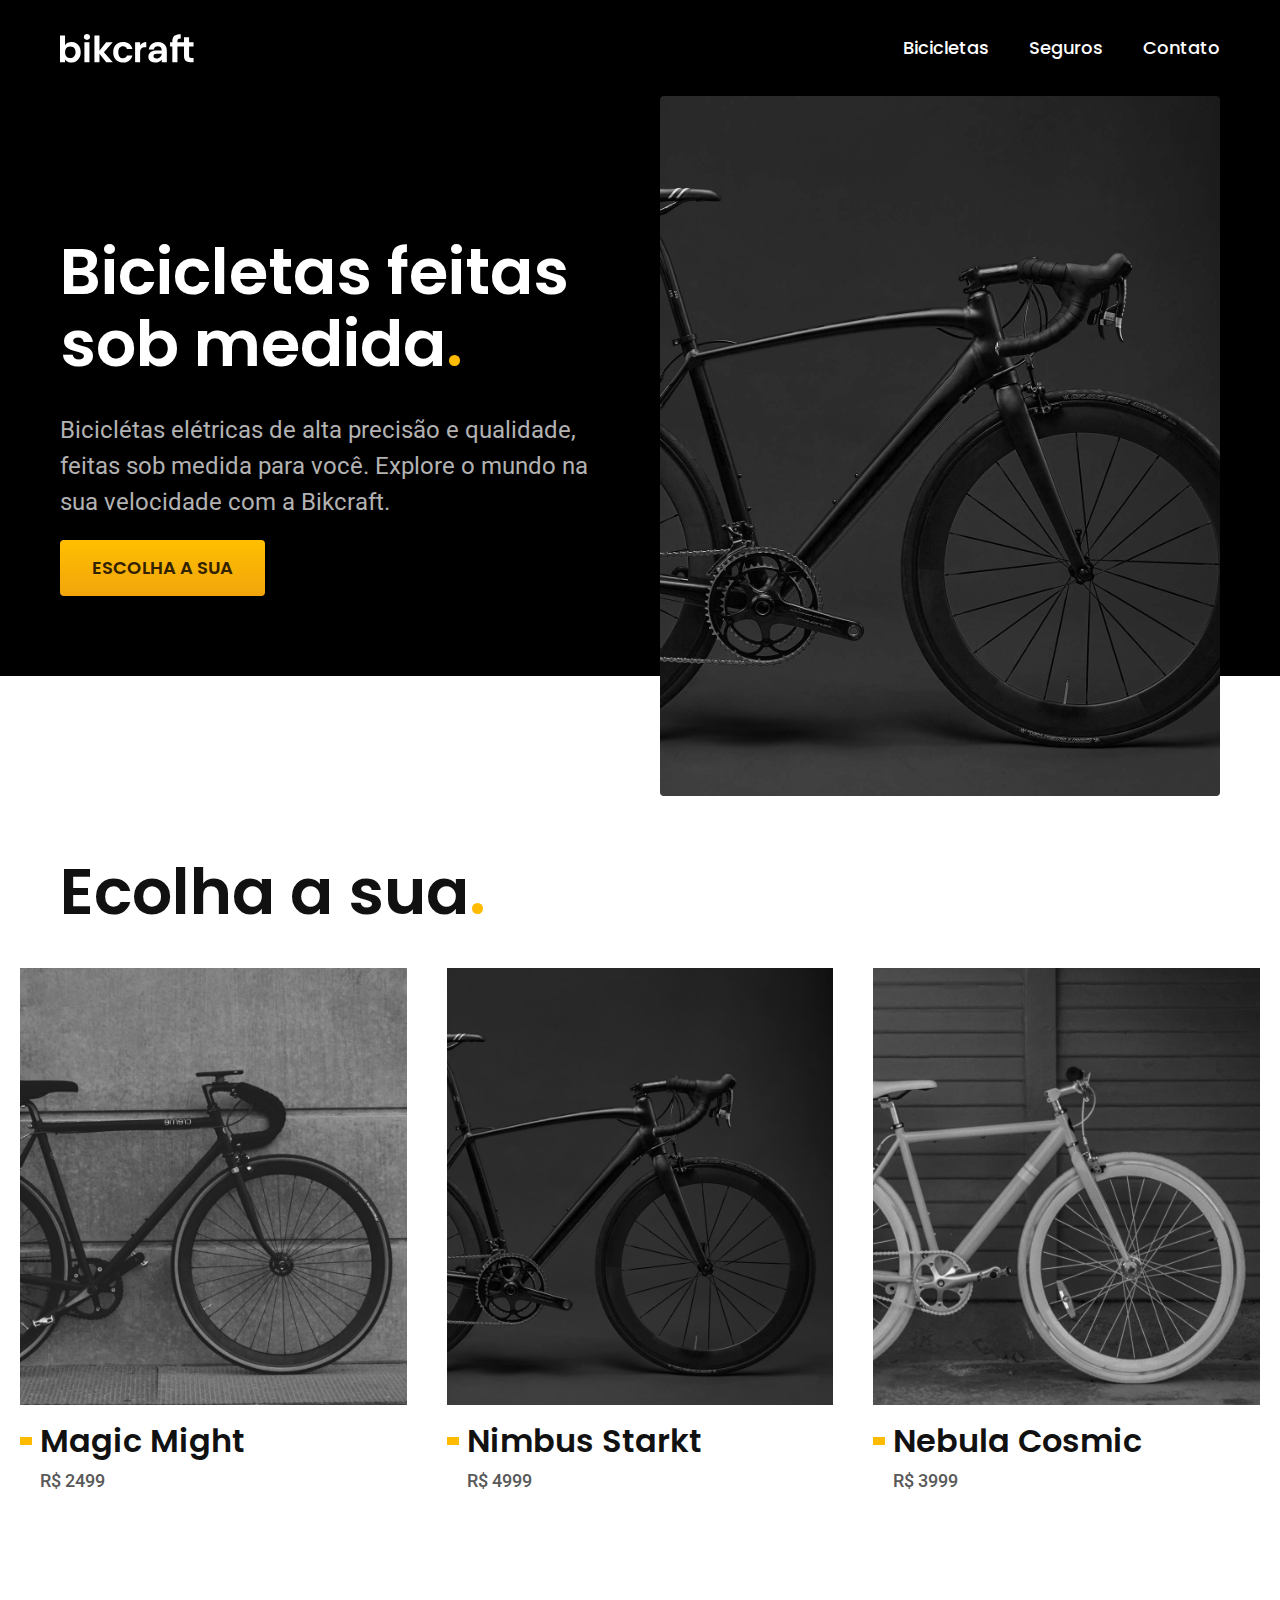
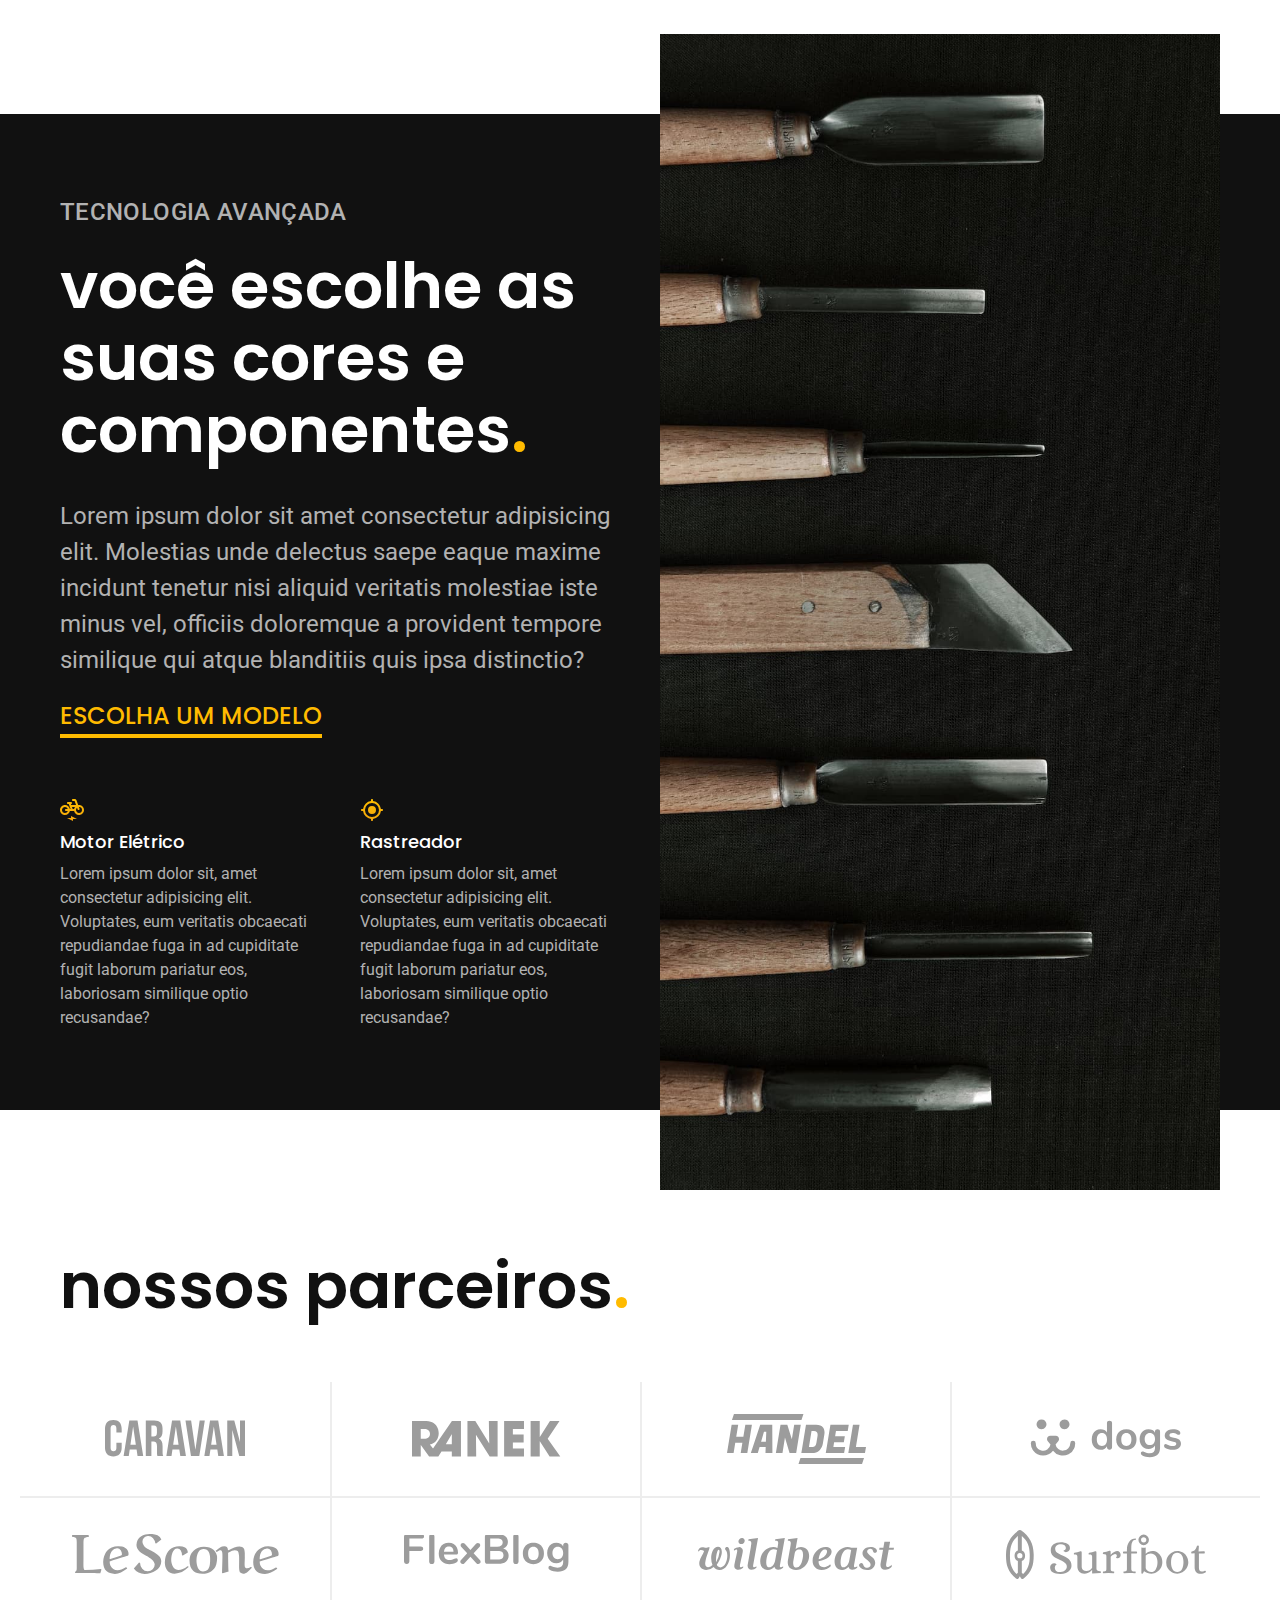
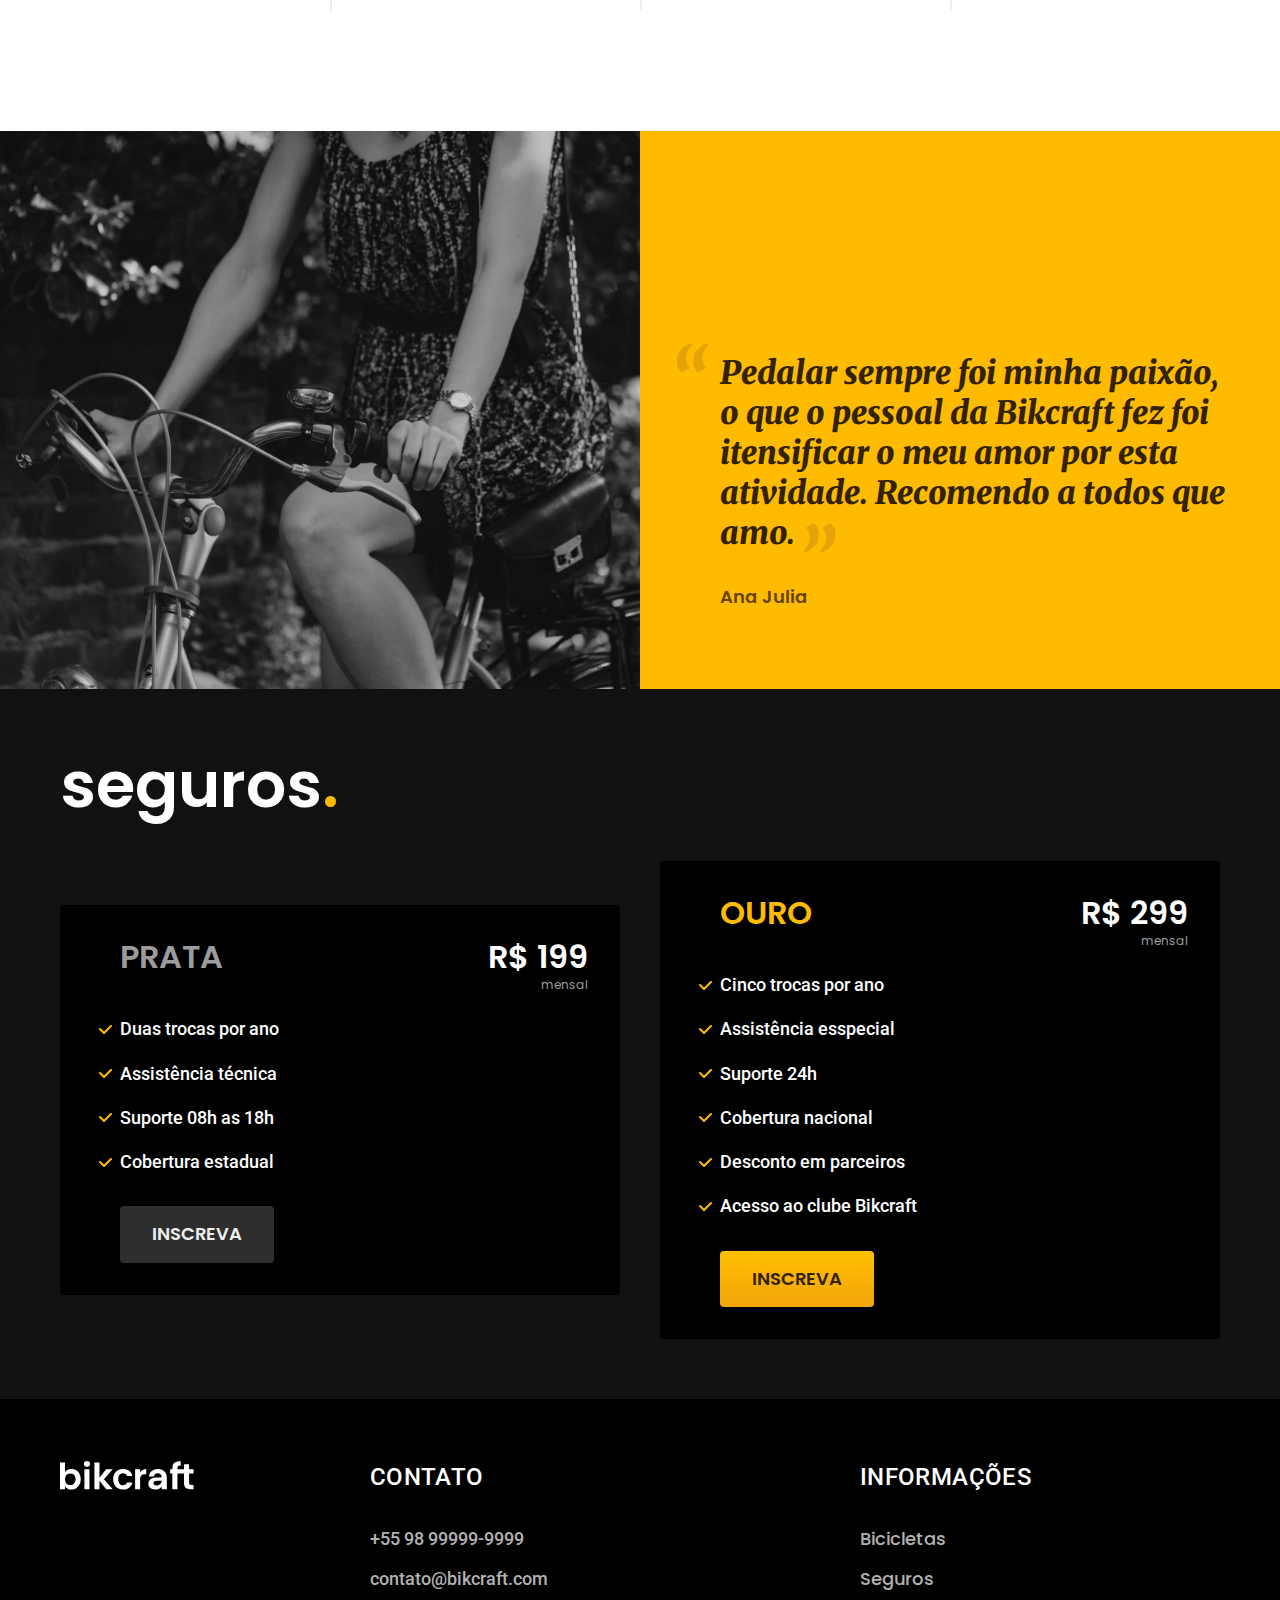
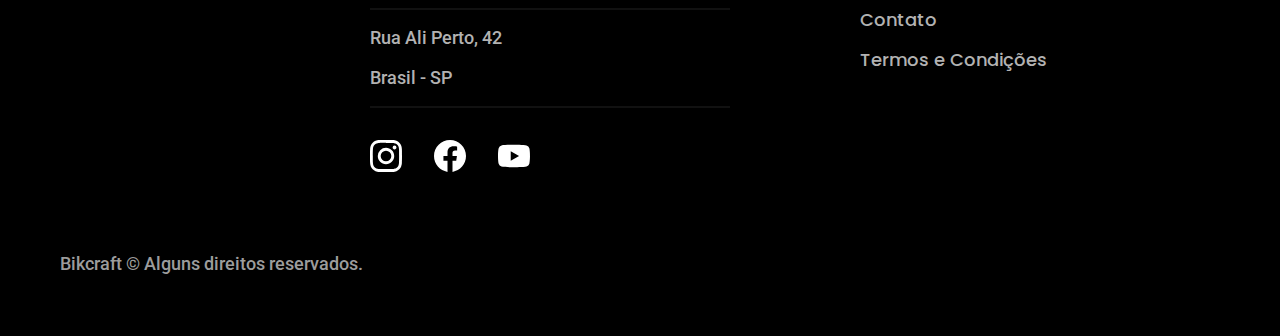
<file: index.html>
<!DOCTYPE html>
<html lang="pt-br">

<head>
    <meta charset="UTF-8">
    <meta name="viewport" content="width=device-width, initial-scale=1.0">
    <meta name="description" content="Bicicleta eletricas">
    <title>Bikcraft</title>
    <!-- CSS -->
    <link rel="stylesheet" href="./css/style.css">
    <!-- Fontes -->
    <link rel="preconnect" href="https://fonts.googleapis.com">
    <link rel="preconnect" href="https://fonts.gstatic.com" crossorigin>
    <link href="https://fonts.googleapis.com/css2?family=Merriweather:ital,wght@0,400;1,900&family=Poppins:wght@400;600&family=Roboto:wght@400;500&display=swap" rel="stylesheet">
</head>

<body>
    <header class="header-bg">
        <div class="header container">
            <a href="./">
                <img src="./img/bikcraft.svg" alt="Bikcraft">
            </a>

            <nav aria-label="primaria">
                <ul class="header-menu font-1-m cor-0">
                    <li><a href="./bicicletas.html">Bicicletas</a></li>
                    <li><a href="./seguros.html">Seguros</a></li>
                    <li><a href="./contato.html">Contato</a></li>
                </ul>
            </nav>
        </div>
    </header>

    <main class="introducao-bg">
        <div class="introducao container">
            <div class="introducao-conteudo">
                <h1 class="font-1-xxl cor-0">Bicicletas feitas sob medida<span class="cor-p1">.</span></h1>
                <p class="font-2-l cor-5">Biciclétas elétricas de alta precisão e qualidade, feitas sob medida para você. Explore o mundo na sua velocidade com a Bikcraft.</p>
                <a class="botao" href="./bicicletas.html">Escolha a sua</a>
            </div>
            <div class="introducao-img">
                <img src="./img/fotos/introducao.jpg" alt="Bicicleta elétrica Preta">
            </div>
        </div>
    </main>

    <article class="bicicletas-lista">
        <h2 class="container font-1-xxl">Ecolha a sua<span class="cor-p1">.</span></h1>
            <ul>
                <li>
                    <a href="./bicicletas/magic.html">
                        <img src="./img/bicicletas/magic-home.jpg" alt="Bicicleta preta">
                        <h3 class="font-1-xl">Magic Might</h3>
                        <span class="font-2-m cor-8">R$ 2499</span>
                    </a>
                </li>
                <li>
                    <a href="./bicicletas/nimbus.html">
                        <img src="./img/bicicletas/nimbus-home.jpg" alt="Bicicleta preta">
                        <h3 class="font-1-xl">Nimbus Starkt</h3>
                        <span class="font-2-m cor-8">R$ 4999</span>
                    </a>
                </li>
                <li>
                    <a href="./bicicletas/nebula.html">
                        <img src="./img/bicicletas/nebula-home.jpg" alt="Bicicleta preta">
                        <h3 class="font-1-xl">Nebula Cosmic</h3>
                        <span class="font-2-m cor-8">R$ 3999</span>
                    </a>
                </li>
            </ul>
    </article>

    <article class="tecnologia-bg">
        <div class="tecnologia container">
            <div class="tecnologia-conteudo">
                <span class="font-2-l-b cor-5">Tecnologia avançada</span>
                <h2 class="font-1-xxl cor-0">você escolhe as suas cores e componentes<span class="cor-p1">.</span></h2>
                <p class="font-2-l cor-5">Lorem ipsum dolor sit amet consectetur adipisicing elit. Molestias unde delectus saepe eaque maxime incidunt tenetur nisi aliquid veritatis molestiae iste minus vel, officiis doloremque a provident tempore similique qui atque blanditiis quis ipsa distinctio?</p>
                <a class="link" href="./bicicletas.html">Escolha um modelo</a>

                <div class="tecnologia-vantagens">
                    <div>
                        <img src="./img/icones/eletrica.svg" alt="">
                        <h3 class="font-1-m cor-0">Motor Elétrico</h3>
                        <p class="font-2-s cor-5">Lorem ipsum dolor sit, amet consectetur adipisicing elit. Voluptates, eum veritatis obcaecati repudiandae fuga in ad cupiditate fugit laborum pariatur eos, laboriosam similique optio recusandae?</p>
                    </div>
                    <div>
                        <img src="./img/icones/rastreador.svg" alt="">
                        <h3 class="font-1-m cor-0">Rastreador</h3>
                        <p class="font-2-s cor-5">Lorem ipsum dolor sit, amet consectetur adipisicing elit. Voluptates, eum veritatis obcaecati repudiandae fuga in ad cupiditate fugit laborum pariatur eos, laboriosam similique optio recusandae?</p>
                    </div>
                </div>
            </div>

            <div class="tecnologia-img">
                <img src="./img/fotos/tecnologia.jpg" alt="">
            </div>
        </div>
    </article>

    <section class="parceiros" aria-label="Nossos parceiros">
        <h2 class="container font-1-xxl">nossos parceiros<span class="cor-p1">.</span></h2>
        <ul>
            <li><img src="./img/parceiros/caravan.svg" alt="Caravan"></li>
            <li><img src="./img/parceiros/ranek.svg" alt="ranek"></li>
            <li><img src="./img/parceiros/handel.svg" alt="handel"></li>
            <li><img src="./img/parceiros/dogs.svg" alt="dogs"></li>
            <li><img src="./img/parceiros/lescone.svg" alt="lescone"></li>
            <li><img src="./img/parceiros/flexblog.svg" alt="flexblog"></li>
            <li><img src="./img/parceiros/wildbeast.svg" alt="wildbeast"></li>
            <li><img src="./img/parceiros/surfbot.svg" alt="surfbot"></li>
        </ul>
    </section>

    <section class="depoimento" aria-label="Depoimento">
        <div>
            <img src="./img/fotos/depoimento.jpg" alt="Pessoa pedalando em uma bicicleta Bikcraft">
        </div>
        <div class="depoimento-conteudo">
            <blockquote class="font-1-xl cor-p5">
                <p>Pedalar sempre foi minha paixão, o que o pessoal da Bikcraft fez foi itensificar o meu amor por esta atividade. Recomendo a todos que amo.</p>
            </blockquote>
            <span class="font-1-m-b cor-p4">Ana Julia</span>
        </div>
    </section>

    <article class="seguros-bg">
        <div class="seguros container">
            <h2 class="font-1-xxl cor-0">seguros<span class="cor-p1">.</span></h2>
            <div class="seguros-item">
                <h3 class="font-1-xl cor-6">PRATA</h3>
                <span class="font-1-xl cor-0">R$ 199<span class="font-1-xs cor-6">mensal</span></span>
                <ul class="font-2-m cor-0">
                    <li>Duas trocas por ano</li>
                    <li>Assistência técnica</li>
                    <li>Suporte 08h as 18h</li>
                    <li>Cobertura estadual</li>
                </ul>
                <a class="botao secundario" href="./orcamento.html">Inscreva</a>
            </div>

            <div class="seguros-item">
                <h3 class="font-1-xl cor-p1">OURO</h3>
                <span class="font-1-xl cor-0">R$ 299<span class="font-1-xs cor-6">mensal</span></span>
                <ul class="font-2-m cor-0">
                    <li>Cinco trocas por ano</li>
                    <li>Assistência esspecial</li>
                    <li>Suporte 24h</li>
                    <li>Cobertura nacional</li>
                    <li>Desconto em parceiros</li>
                    <li>Acesso ao clube Bikcraft</li>
                </ul>
                <a class="botao" href="./orcamento.html">Inscreva</a>
            </div>
        </div>
    </article>

    <footer class="footer-bg">
        <div class="footer container">
            <img src="./img/bikcraft.svg" alt="Bikcraft">
            <div class="footer-contato">
                <h3 class="font-2-l-b cor-0">Contato</h3>
                <ul class="cor-5 font-2-m">
                    <li><a href="tel:+5598999999999">+55 98 99999-9999</a></li>
                    <li><a href="mailto:contato@bikcraft.com">contato@bikcraft.com</a></li>
                    <li>Rua Ali Perto, 42</li>
                    <li>Brasil - SP</li>
                </ul>

                <div class="footer-redes">
                    <a href="./">
                        <img src="./img/redes/instagram.svg" alt="Instagram">
                    </a>
                    <a href="./">
                        <img src="./img/redes/facebook.svg" alt="facebook">
                    </a>
                    <a href="./">
                        <img src="./img/redes/youtube.svg" alt="youtube">
                    </a>
                </div>
            </div>
            <div class="footer-informacoes">
                <h3 class="font-2-l-b cor-0">Informações</h3>
                <nav>
                    <ul class="font-1-m cor-5">
                        <li><a href="./bicicletas.html">Bicicletas</a></li>
                        <li><a href="./seguros.html">Seguros</a></li>
                        <li><a href="./contato.html">Contato</a></li>
                        <li><a href="./termos">Termos e Condições</a></li>
                    </ul>
                </nav>
            </div>


            <p class="footer-copy font-2-m cor-6">Bikcraft © Alguns direitos reservados.</p>
        </div>
    </footer>

    <script src="./js/script.js"></script>
</body>

</html>
</file>
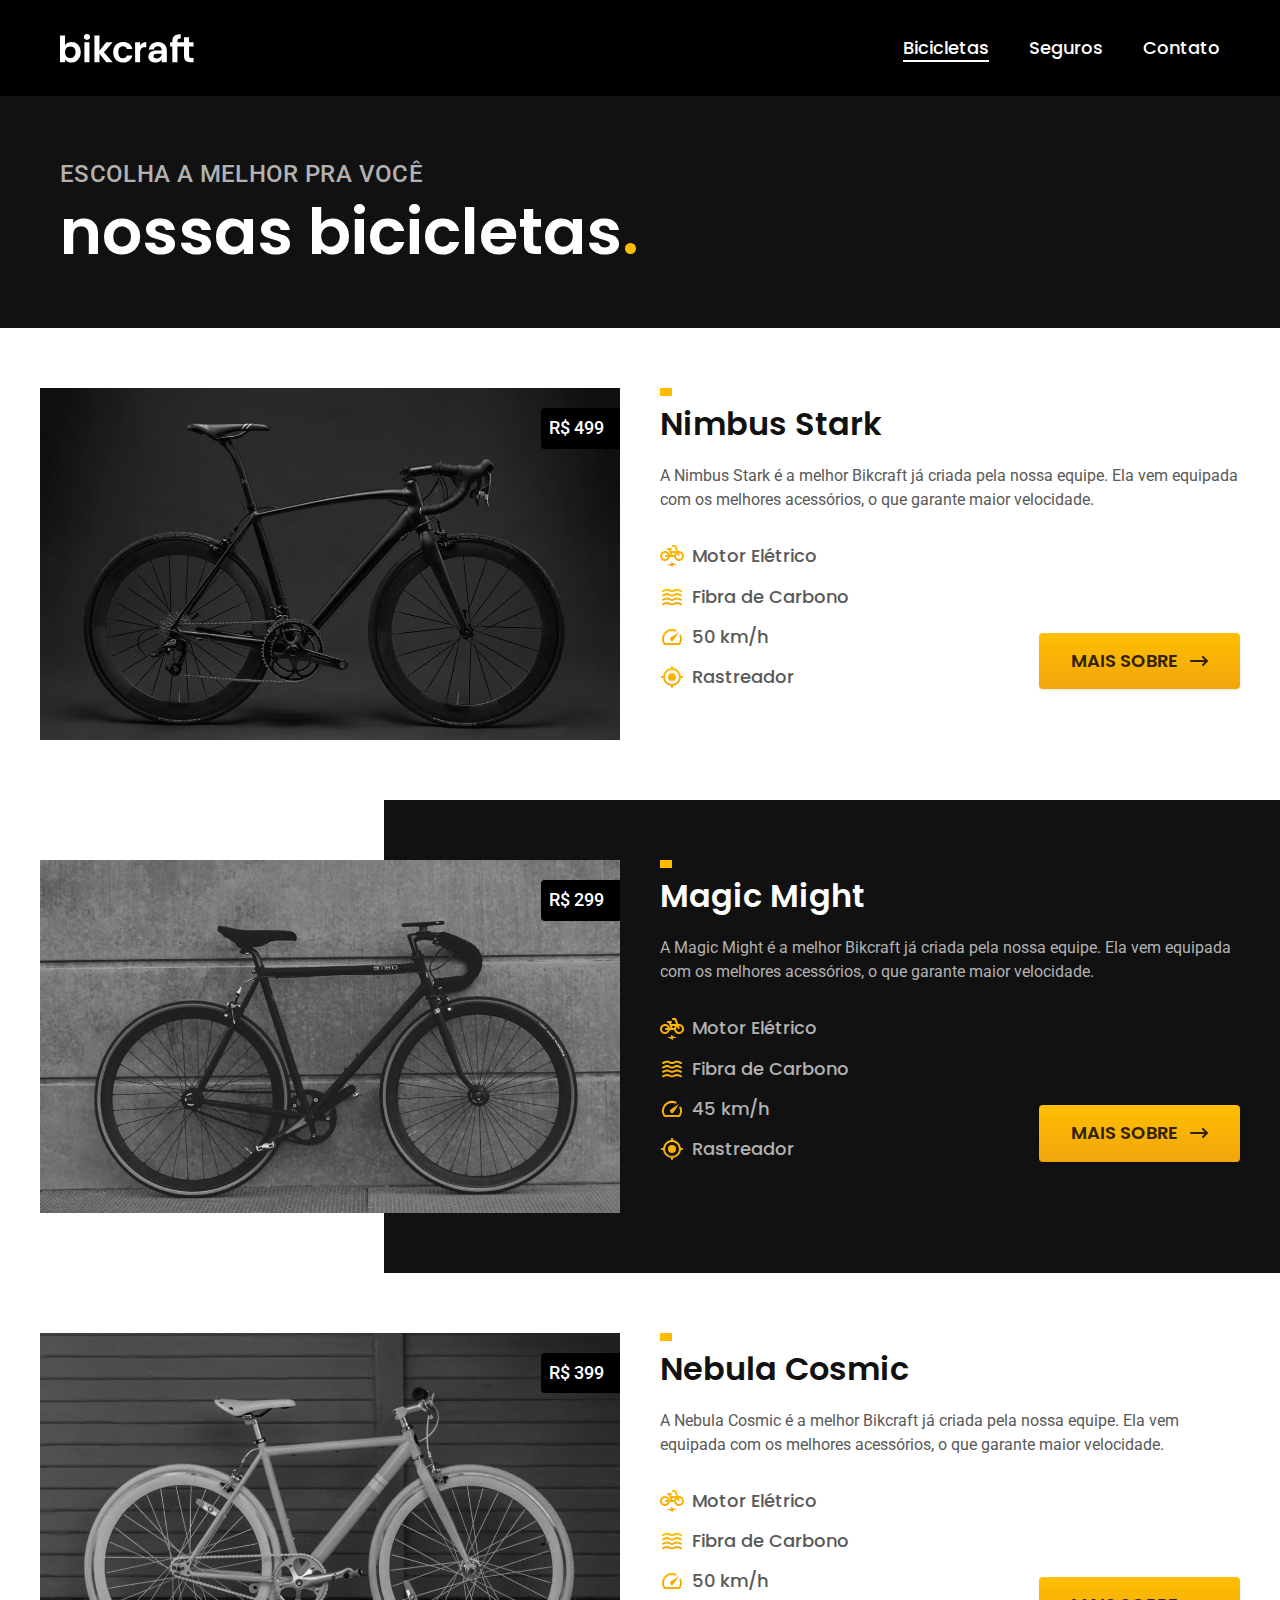
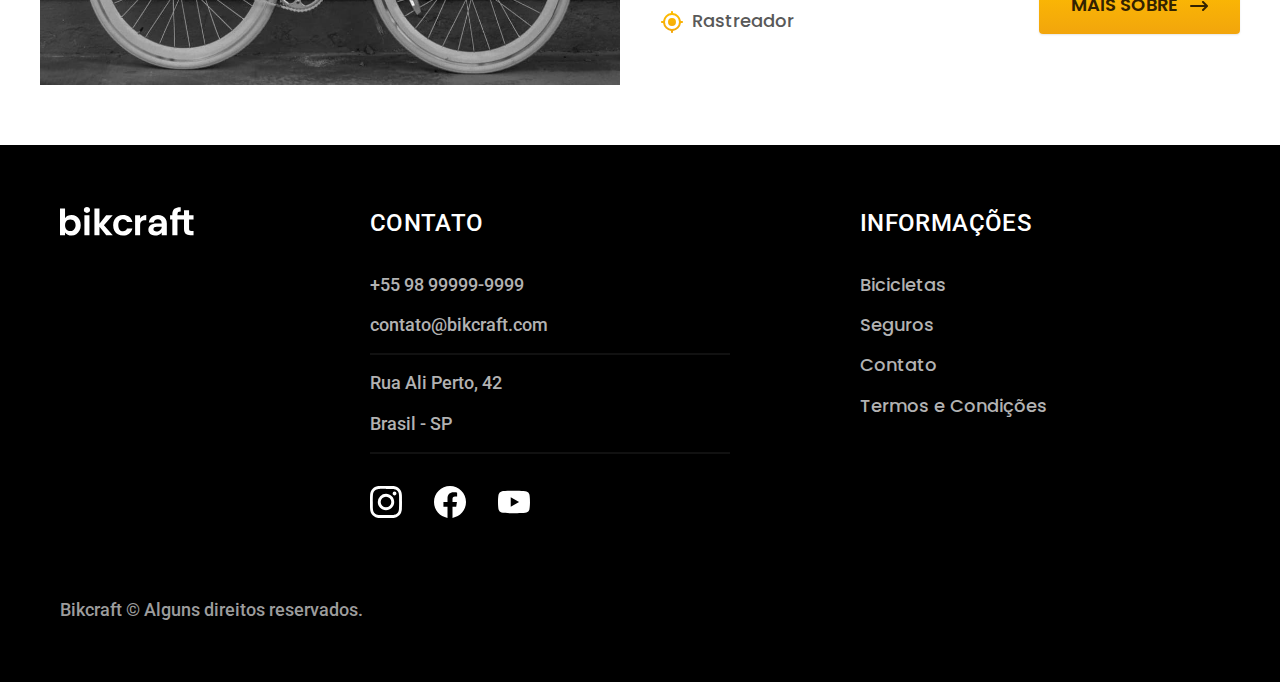
<file: bicicletas.html>
<!DOCTYPE html>
<html lang="pt-br">

<head>
    <meta charset="UTF-8">
    <meta name="viewport" content="width=device-width, initial-scale=1.0">
    <meta name="description" content="Bicicletas">
    <title>Bicicletas</title>
    <!-- CSS -->
    <link rel="stylesheet" href="./css/style.css">
    <!-- Fontes -->
    <link rel="preconnect" href="https://fonts.googleapis.com">
    <link rel="preconnect" href="https://fonts.gstatic.com" crossorigin>
    <link href="https://fonts.googleapis.com/css2?family=Merriweather:ital,wght@0,400;1,900&family=Poppins:wght@400;600&family=Roboto:wght@400;500&display=swap" rel="stylesheet">
</head>

<body id="bicicleta">
    <header class="header-bg">
        <div class="header container">
            <a href="./">
                <img src="./img/bikcraft.svg" alt="Bikcraft">
            </a>

            <nav aria-label="primaria">
                <ul class="header-menu font-1-m cor-0">
                    <li><a href="./bicicletas.html">Bicicletas</a></li>
                    <li><a href="./seguros.html">Seguros</a></li>
                    <li><a href="./contato.html">Contato</a></li>
                </ul>
            </nav>
        </div>
    </header>

    <main>
        <div class="titulo-bg">
            <div class="titulo container">
                <p class="font-2-l-b cor-5">Escolha a melhor pra você</p>
                <h1 class="font-1-xxl cor-0">nossas bicicletas<span class="cor-p1">.</span></h1>
            </div>
        </div>


        <div class="bicicletas container">
            <div class="bicicletas-img">
                <img src="./img/bicicletas/nimbus.jpg" alt="Bicicleta preta">
                <span class="font-2-m cor-0">R$ 499</span>
            </div>
            <div class="bicicletas-conteudo">
                <h2 class="font-1-xl">Nimbus Stark</h2>
                <p class="font-2-s cor-8">A Nimbus Stark é a melhor Bikcraft já criada pela nossa equipe. Ela vem equipada com os melhores acessórios, o que garante maior velocidade.</p>
                <ul class="font-1-m cor-8">
                    <li><img src="./img/icones/eletrica.svg" alt="">Motor Elétrico</li>
                    <li><img src="./img/icones/carbono.svg" alt="">Fibra de Carbono</li>
                    <li><img src="./img/icones/velocidade.svg" alt="">50 km/h</li>
                    <li><img src="./img/icones/rastreador.svg" alt="">Rastreador</li>
                </ul>

                <a class="botao seta" href="./bicicletas/nimbus.html">Mais Sobre</a>
            </div>
        </div>

        <div class="bicicletas-bg">
            <div class="bicicletas container">
                <div class="bicicletas-img">
                    <img src="./img/bicicletas/magic.jpg" alt="Bicicleta preta">
                    <span class="font-2-m cor-0">R$ 299</span>
                </div>
                <div class="bicicletas-conteudo">
                    <h2 class="font-1-xl cor-0">Magic Might</h2>
                    <p class="font-2-s cor-5">A Magic Might é a melhor Bikcraft já criada pela nossa equipe. Ela vem equipada com os melhores acessórios, o que garante maior velocidade.</p>
                    <ul class="font-1-m cor-5">
                        <li><img src="./img/icones/eletrica.svg" alt="">Motor Elétrico</li>
                        <li><img src="./img/icones/carbono.svg" alt="">Fibra de Carbono</li>
                        <li><img src="./img/icones/velocidade.svg" alt="">45 km/h</li>
                        <li><img src="./img/icones/rastreador.svg" alt="">Rastreador</li>
                    </ul>

                    <a class="botao seta" href="./bicicletas/magic.html">Mais Sobre</a>
                </div>
            </div>
        </div>

        <div class="bicicletas container">
            <div class="bicicletas-img">
                <img src="./img/bicicletas/nebula.jpg" alt="Bicicleta preta">
                <span class="font-2-m cor-0">R$ 399</span>
            </div>
            <div class="bicicletas-conteudo">
                <h2 class="font-1-xl">Nebula Cosmic</h2>
                <p class="font-2-s cor-8">A Nebula Cosmic é a melhor Bikcraft já criada pela nossa equipe. Ela vem equipada com os melhores acessórios, o que garante maior velocidade.</p>
                <ul class="font-1-m cor-8">
                    <li><img src="./img/icones/eletrica.svg" alt="">Motor Elétrico</li>
                    <li><img src="./img/icones/carbono.svg" alt="">Fibra de Carbono</li>
                    <li><img src="./img/icones/velocidade.svg" alt="">50 km/h</li>
                    <li><img src="./img/icones/rastreador.svg" alt="">Rastreador</li>
                </ul>

                <a class="botao seta" href="./bicicletas/nebula.html">Mais Sobre</a>
            </div>
        </div>

    </main>

    <footer class="footer-bg">
        <div class="footer container">
            <img src="./img/bikcraft.svg" alt="Bikcraft">
            <div class="footer-contato">
                <h3 class="font-2-l-b cor-0">Contato</h3>
                <ul class="cor-5 font-2-m">
                    <li><a href="tel:+5598999999999">+55 98 99999-9999</a></li>
                    <li><a href="mailto:contato@bikcraft.com">contato@bikcraft.com</a></li>
                    <li>Rua Ali Perto, 42</li>
                    <li>Brasil - SP</li>
                </ul>

                <div class="footer-redes">
                    <a href="./">
                        <img src="./img/redes/instagram.svg" alt="Instagram">
                    </a>
                    <a href="./">
                        <img src="./img/redes/facebook.svg" alt="facebook">
                    </a>
                    <a href="./">
                        <img src="./img/redes/youtube.svg" alt="youtube">
                    </a>
                </div>
            </div>
            <div class="footer-informacoes">
                <h3 class="font-2-l-b cor-0">Informações</h3>
                <nav>
                    <ul class="font-1-m cor-5">
                        <li><a href="./bicicletas.html">Bicicletas</a></li>
                        <li><a href="./seguros.html">Seguros</a></li>
                        <li><a href="./contato.html">Contato</a></li>
                        <li><a href="./termos">Termos e Condições</a></li>
                    </ul>
                </nav>
            </div>


            <p class="footer-copy font-2-m cor-6">Bikcraft © Alguns direitos reservados.</p>
        </div>
    </footer>
    <script src="./js/script.js"></script>
</body>

</html>
</file>
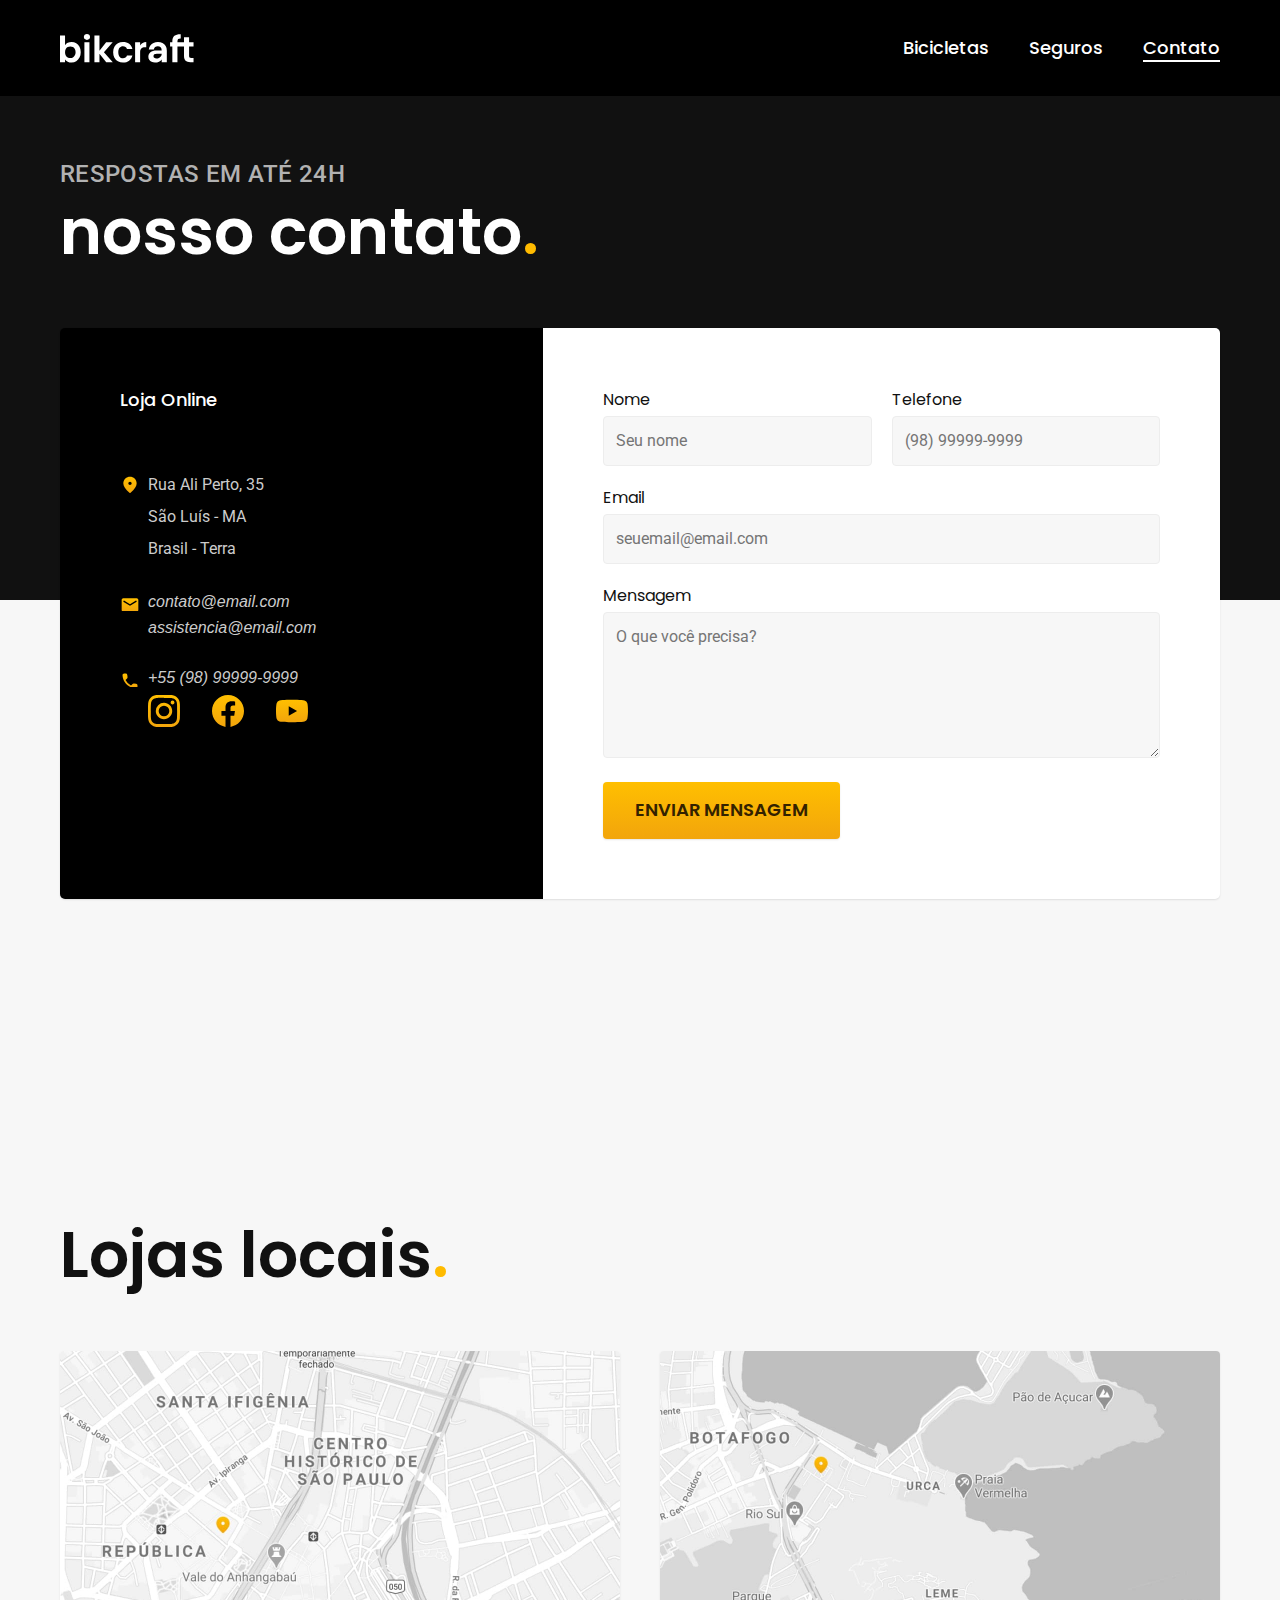
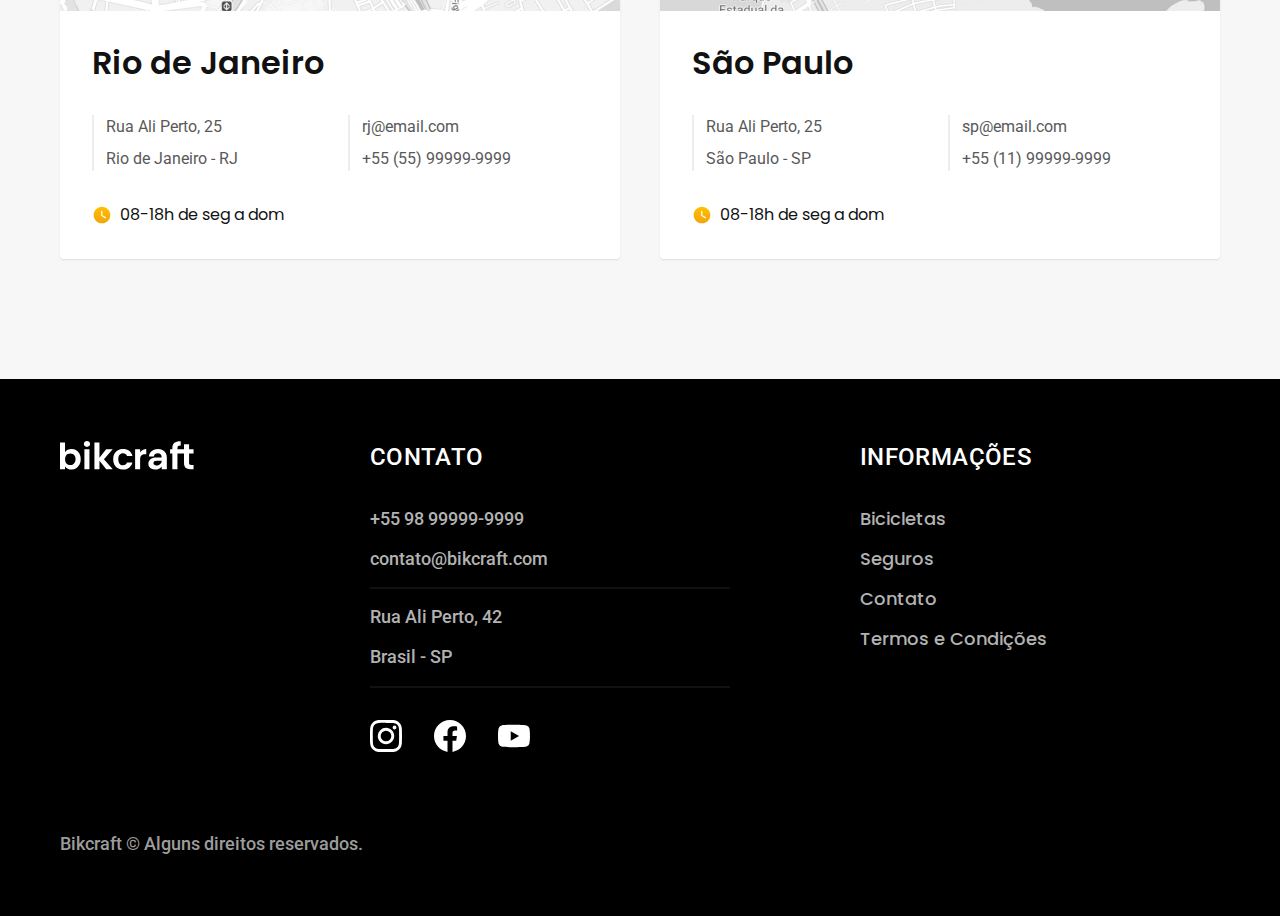
<file: contato.html>
<!DOCTYPE html>
<html lang="pt-br">

<head>
    <meta charset="UTF-8">
    <meta name="viewport" content="width=device-width, initial-scale=1.0">
    <meta name="description" content="Contato">
    <title>Contatos - Bikcraft</title>
    <!-- CSS -->
    <link rel="stylesheet" href="./css/style.css">
    <!-- Fontes -->
    <link rel="preconnect" href="https://fonts.googleapis.com">
    <link rel="preconnect" href="https://fonts.gstatic.com" crossorigin>
    <link href="https://fonts.googleapis.com/css2?family=Merriweather:ital,wght@0,400;1,900&family=Poppins:wght@400;600&family=Roboto:wght@400;500&display=swap" rel="stylesheet">
</head>

<body id="contato">
    <header class="header-bg">
        <div class="header container">
            <a href="./">
                <img src="./img/bikcraft.svg" alt="Bikcraft">
            </a>

            <nav aria-label="primaria">
                <ul class="header-menu font-1-m cor-0">
                    <li><a href="./bicicletas.html">Bicicletas</a></li>
                    <li><a href="./seguros.html">Seguros</a></li>
                    <li><a href="./contato.html">Contato</a></li>
                </ul>
            </nav>
        </div>
    </header>

    <main>
        <div class="titulo-bg">
            <div class="titulo container">
                <p class="font-2-l-b cor-5">Respostas em até 24h</p>
                <h1 class="font-1-xxl cor-0">nosso contato<span class="cor-p1">.</span></h1>
            </div>
        </div>

        <div class="contato container">
            <section class="contato-dados" aria-label="Endereço">
                <h2 class="font-1-m cor-0">Loja Online</h2>
                <div class="contato-endereco font-2-s cor-4">
                    <p>Rua Ali Perto, 35</p>
                    <p>São Luís - MA</p>
                    <p>Brasil - Terra</p>
                </div>

                <address class="contato-meios cor-4">
                    <a href="mailto:contato@email.com">contato@email.com</a>
                    <a href="mailto:assistencia@email.com">assistencia@email.com</a>
                    <a href="tel:+5598999999999">+55 (98) 99999-9999</a>
                </address>

                <div class="contato-redes">
                    <a href="./">
                        <img src="./img/redes/instagram-p.svg" alt="Instagram">
                    </a>
                    <a href="./">
                        <img src="./img/redes/facebook-p.svg" alt="facebook">
                    </a>
                    <a href="./">
                        <img src="./img/redes/youtube-p.svg" alt="youtube">
                    </a>
                </div>
            </section>

            <section class="contato-formulario" aria-label="Formulário">
                <form class="form" action="./contato.html">
                    <div>
                        <label for="nome">Nome</label>
                        <input type="text" name="nome" id="nome" placeholder="Seu nome">
                    </div>
                    <div>
                        <label for="telefone">Telefone</label>
                        <input type="text" name="telefone" id="telefone" placeholder="(98) 99999-9999">
                    </div>
                    <div class="col-2">
                        <label for="email">Email</label>
                        <input type="email" name="email" id="email" placeholder="seuemail@email.com">
                    </div>
                    <div class="col-2">
                        <label for="mensagem">Mensagem</label>
                        <textarea rows="5" name="mensagem" id="mensagem" placeholder="O que você precisa?"></textarea>
                    </div>
                    <button class="botao col-2">Enviar Mensagem</button>
                </form>
            </section>
        </div>

    </main>

    <article class=" lojas container">
        <h2 class="font-1-xxl">Lojas locais<span class="cor-p1">.</span></h2>
        <div class="lojas-item">
            <img src="./img/lojas/sp.jpg" alt="Mapa marcandando endereço em Rua Ali Perto, 25 - Rio de Janeiro">
            <div class="lojas-conteudo">
                <h3 class="font-1-xl">Rio de Janeiro</h3>
                <div class="lojas-dados font-2-s cor-8">
                    <p>Rua Ali Perto, 25</p>
                    <p>Rio de Janeiro - RJ</p>
                </div>
                <div class="lojas-dados font-2-s cor-8">
                    <a href="mailto:rj@email.com">rj@email.com</a>
                    <a href="tel:+5598999999999">+55 (55) 99999-9999</a>
                </div>
                <p class="lojas-tempo font-1-s"><img src="./img//icones/horario.svg" alt="">08-18h de seg a dom</p>
            </div>
        </div>

        <div class="lojas-item">
            <img src="./img/lojas/rj.jpg" alt="Mapa marcandando endereço em Rua Ali Perto, 25 - São Paulo">
            <div class="lojas-conteudo">
                <h3 class="font-1-xl">São Paulo</h3>
                <div class="lojas-dados font-2-s cor-8">
                    <p>Rua Ali Perto, 25</p>
                    <p>São Paulo - SP</p>
                </div>
                <div class="lojas-dados font-2-s cor-8">
                    <a href="mailto:sp@email.com">sp@email.com</a>
                    <a href="tel:+5511999999999">+55 (11) 99999-9999</a>
                </div>
                <p class="lojas-tempo font-1-s"><img src="./img//icones/horario.svg" alt="">08-18h de seg a dom</p>
            </div>
        </div>
    </article>

    <footer class="footer-bg">
        <div class="footer container">
            <img src="./img/bikcraft.svg" alt="Bikcraft">
            <div class="footer-contato">
                <h3 class="font-2-l-b cor-0">Contato</h3>
                <ul class="cor-5 font-2-m">
                    <li><a href="tel:+5598999999999">+55 98 99999-9999</a></li>
                    <li><a href="mailto:contato@bikcraft.com">contato@bikcraft.com</a></li>
                    <li>Rua Ali Perto, 42</li>
                    <li>Brasil - SP</li>
                </ul>

                <div class="footer-redes">
                    <a href="./">
                        <img src="./img/redes/instagram.svg" alt="Instagram">
                    </a>
                    <a href="./">
                        <img src="./img/redes/facebook.svg" alt="facebook">
                    </a>
                    <a href="./">
                        <img src="./img/redes/youtube.svg" alt="youtube">
                    </a>
                </div>
            </div>
            <div class="footer-informacoes">
                <h3 class="font-2-l-b cor-0">Informações</h3>
                <nav>
                    <ul class="font-1-m cor-5">
                        <li><a href="./bicicletas.html">Bicicletas</a></li>
                        <li><a href="./seguros.html">Seguros</a></li>
                        <li><a href="./contato.html">Contato</a></li>
                        <li><a href="./termos">Termos e Condições</a></li>
                    </ul>
                </nav>
            </div>


            <p class="footer-copy font-2-m cor-6">Bikcraft © Alguns direitos reservados.</p>
        </div>
    </footer>
    <script src="./js/script.js"></script>
</body>

</html>
</file>
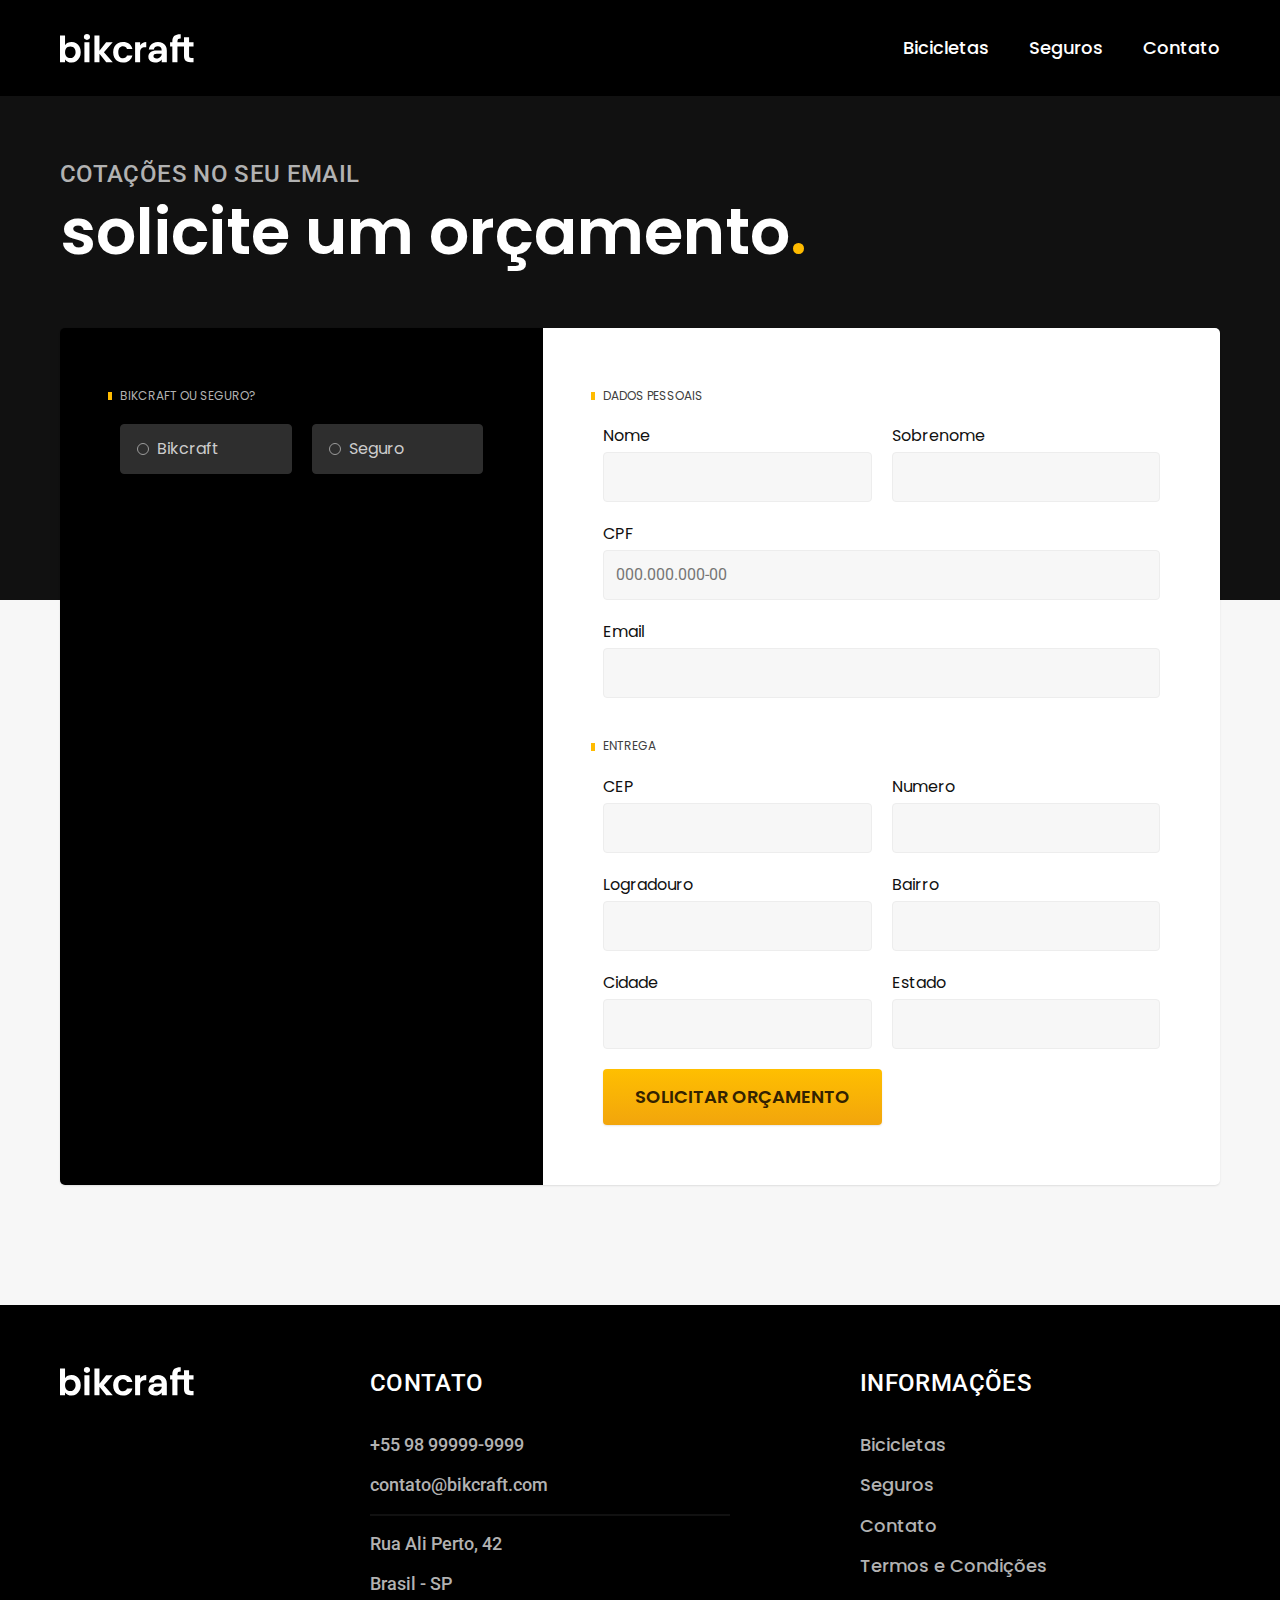
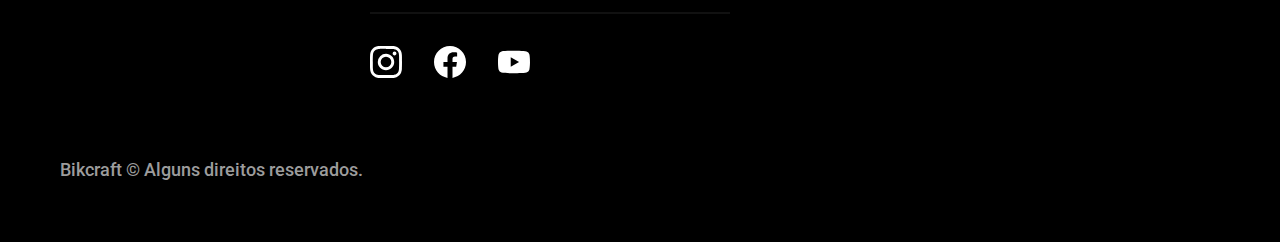
<file: orcamento.html>
<!DOCTYPE html>
<html lang="pt-br">

<head>
    <meta charset="UTF-8">
    <meta name="viewport" content="width=device-width, initial-scale=1.0">
    <meta name="description" content="Orçamento">
    <title>Orçamento - Bikcraft</title>
    <!-- CSS -->
    <link rel="stylesheet" href="./css/style.css">
    <!-- Fontes -->
    <link rel="preconnect" href="https://fonts.googleapis.com">
    <link rel="preconnect" href="https://fonts.gstatic.com" crossorigin>
    <link href="https://fonts.googleapis.com/css2?family=Merriweather:ital,wght@0,400;1,900&family=Poppins:wght@400;600&family=Roboto:wght@400;500&display=swap" rel="stylesheet">
</head>

<body id="orcamento">
    <header class="header-bg">
        <div class="header container">
            <a href="./">
                <img src="./img/bikcraft.svg" alt="Bikcraft">
            </a>

            <nav aria-label="primaria">
                <ul class="header-menu font-1-m cor-0">
                    <li><a href="./bicicletas.html">Bicicletas</a></li>
                    <li><a href="./seguros.html">Seguros</a></li>
                    <li><a href="./contato.html">Contato</a></li>
                </ul>
            </nav>
        </div>
    </header>

    <main>
        <div class="titulo-bg">
            <div class="titulo container">
                <p class="font-2-l-b cor-5">Cotações no seu email</p>
                <h1 class="font-1-xxl cor-0">solicite um orçamento<span class="cor-p1">.</span></h1>
            </div>
        </div>

        <form class="orcamento container" action="./">
            <div class="orcamento-produto">
                <h2 class="font-1-xs cor-5">Bikcraft ou Seguro?</h2>

                <input type="radio" name="tipo" value="bikcraft" id="bikcraft">
                <label for="bikcraft">Bikcraft</label>

                <input type="radio" name="tipo" value="seguro" id="seguro">
                <label for="seguro">Seguro</label>

                <div class="orcamento-conteudo" id="orcamento-bikcraft">
                    <h2 class="font-1-xs cor-5">Escolha a sua</h2>

                    <input type="radio" name="produto" value="nimbus" id="nimbus">
                    <label for="nimbus">Nimbus Stark <span>R$ 4999</span></label>
                    <div class="orcamento-detalhes">
                        <ul class="font-1-xs cor-8">
                            <li><img src="./img/icones/eletrica.svg" alt="">Motor Elétrico</li>
                            <li><img src="./img/icones/carbono.svg" alt="">Fibra de Carbono</li>
                            <li><img src="./img/icones/velocidade.svg" alt="">50 km/h</li>
                            <li><img src="./img/icones/rastreador.svg" alt="">Rastreador</li>
                        </ul>
                        <img src="./img/bicicletas/nimbus.jpg" alt="Bicicleta preta">
                    </div>

                    <input type="radio" name="produto" value="magic" id="magic">
                    <label for="magic">Magic Might <span>R$ 2499</span></label>
                    <div class="orcamento-detalhes">
                        <ul class="font-1-xs cor-8">
                            <li><img src="./img/icones/eletrica.svg" alt="">Motor Elétrico</li>
                            <li><img src="./img/icones/carbono.svg" alt="">Fibra de Carbono</li>
                            <li><img src="./img/icones/velocidade.svg" alt="">45 km/h</li>
                            <li><img src="./img/icones/rastreador.svg" alt="">Rastreador</li>
                        </ul>
                        <img src="./img/bicicletas/magic.jpg" alt="Bicicleta preta">
                    </div>

                    <input type="radio" name="produto" value="nebula" id="nebula">
                    <label for="nebula">Nebula Comic <span>R$ 3999</span></label>
                    <div class="orcamento-detalhes">
                        <ul class="font-1-xs cor-8">
                            <li><img src="./img/icones/eletrica.svg" alt="">Motor Elétrico</li>
                            <li><img src="./img/icones/carbono.svg" alt="">Fibra de Carbono</li>
                            <li><img src="./img/icones/velocidade.svg" alt="">40 km/h</li>
                            <li><img src="./img/icones/rastreador.svg" alt="">Rastreador</li>
                        </ul>
                        <img src="./img/bicicletas/nebula.jpg" alt="Bicicleta branca">
                    </div>
                </div>

                <div class="orcamento-conteudo" id="orcamento-seguro">
                    <h2 class="font-1-xs cor-5">Escolha o plano</h2>

                    <input type="radio" name="produto" value="prata" id="prata">
                    <label for="prata">Prata <span>R$ 199</span></label>

                    <input type="radio" name="produto" value="ouro" id="ouro">
                    <label for="ouro">Ouro <span>R$ 299</span></label>
                </div>
            </div>

            <div class="orcamento-dados form">
                <h2 class="font-1-xs cor-9 col-2">dados pessoais</h2>
                <div>
                    <label for="nome">Nome</label>
                    <input type="text" name="nome" id="nome">
                </div>
                <div>
                    <label for="sobrenome">Sobrenome</label>
                    <input type="text" name="sobrenome" id="sobrenome">
                </div>
                <div class="col-2">
                    <label for="cpf">CPF</label>
                    <input type="text" name="cpf" id="cpf" placeholder="000.000.000-00">
                </div>
                <div class="col-2">
                    <label for="email">Email</label>
                    <input type="email" name="email" id="email">
                </div>

                <h2 class="font-1-xs cor-9 col-2">entrega</h2>

                <div>
                    <label for="cep">CEP</label>
                    <input type="text" name="cep" id="cep">
                </div>
                <div>
                    <label for="numero">Numero</label>
                    <input type="text" name="numero" id="numero">
                </div>
                <div>
                    <label for="logradouro">Logradouro</label>
                    <input type="text" name="logradouro" id="logradouro">
                </div>
                <div>
                    <label for="bairro">Bairro</label>
                    <input type="text" name="bairro" id="bairro">
                </div>
                <div>
                    <label for="cidade">Cidade</label>
                    <input type="text" name="cidade" id="cidade">
                </div>
                <div>
                    <label for="estado">Estado</label>
                    <input type="text" name="estado" id="estado">
                </div>

                <button class="botao col-2">Solicitar Orçamento</button>
            </div>
        </form>
    </main>

    <footer class="footer-bg">
        <div class="footer container">
            <img src="./img/bikcraft.svg" alt="Bikcraft">
            <div class="footer-contato">
                <h3 class="font-2-l-b cor-0">Contato</h3>
                <ul class="cor-5 font-2-m">
                    <li><a href="tel:+5598999999999">+55 98 99999-9999</a></li>
                    <li><a href="mailto:contato@bikcraft.com">contato@bikcraft.com</a></li>
                    <li>Rua Ali Perto, 42</li>
                    <li>Brasil - SP</li>
                </ul>

                <div class="footer-redes">
                    <a href="./">
                        <img src="./img/redes/instagram.svg" alt="Instagram">
                    </a>
                    <a href="./">
                        <img src="./img/redes/facebook.svg" alt="facebook">
                    </a>
                    <a href="./">
                        <img src="./img/redes/youtube.svg" alt="youtube">
                    </a>
                </div>
            </div>
            <div class="footer-informacoes">
                <h3 class="font-2-l-b cor-0">Informações</h3>
                <nav>
                    <ul class="font-1-m cor-5">
                        <li><a href="./bicicletas.html">Bicicletas</a></li>
                        <li><a href="./seguros.html">Seguros</a></li>
                        <li><a href="./contato.html">Contato</a></li>
                        <li><a href="./termos">Termos e Condições</a></li>
                    </ul>
                </nav>
            </div>


            <p class="footer-copy font-2-m cor-6">Bikcraft © Alguns direitos reservados.</p>
        </div>
    </footer>
    <script src="./js/script.js"></script>
</body>

</html>
</file>
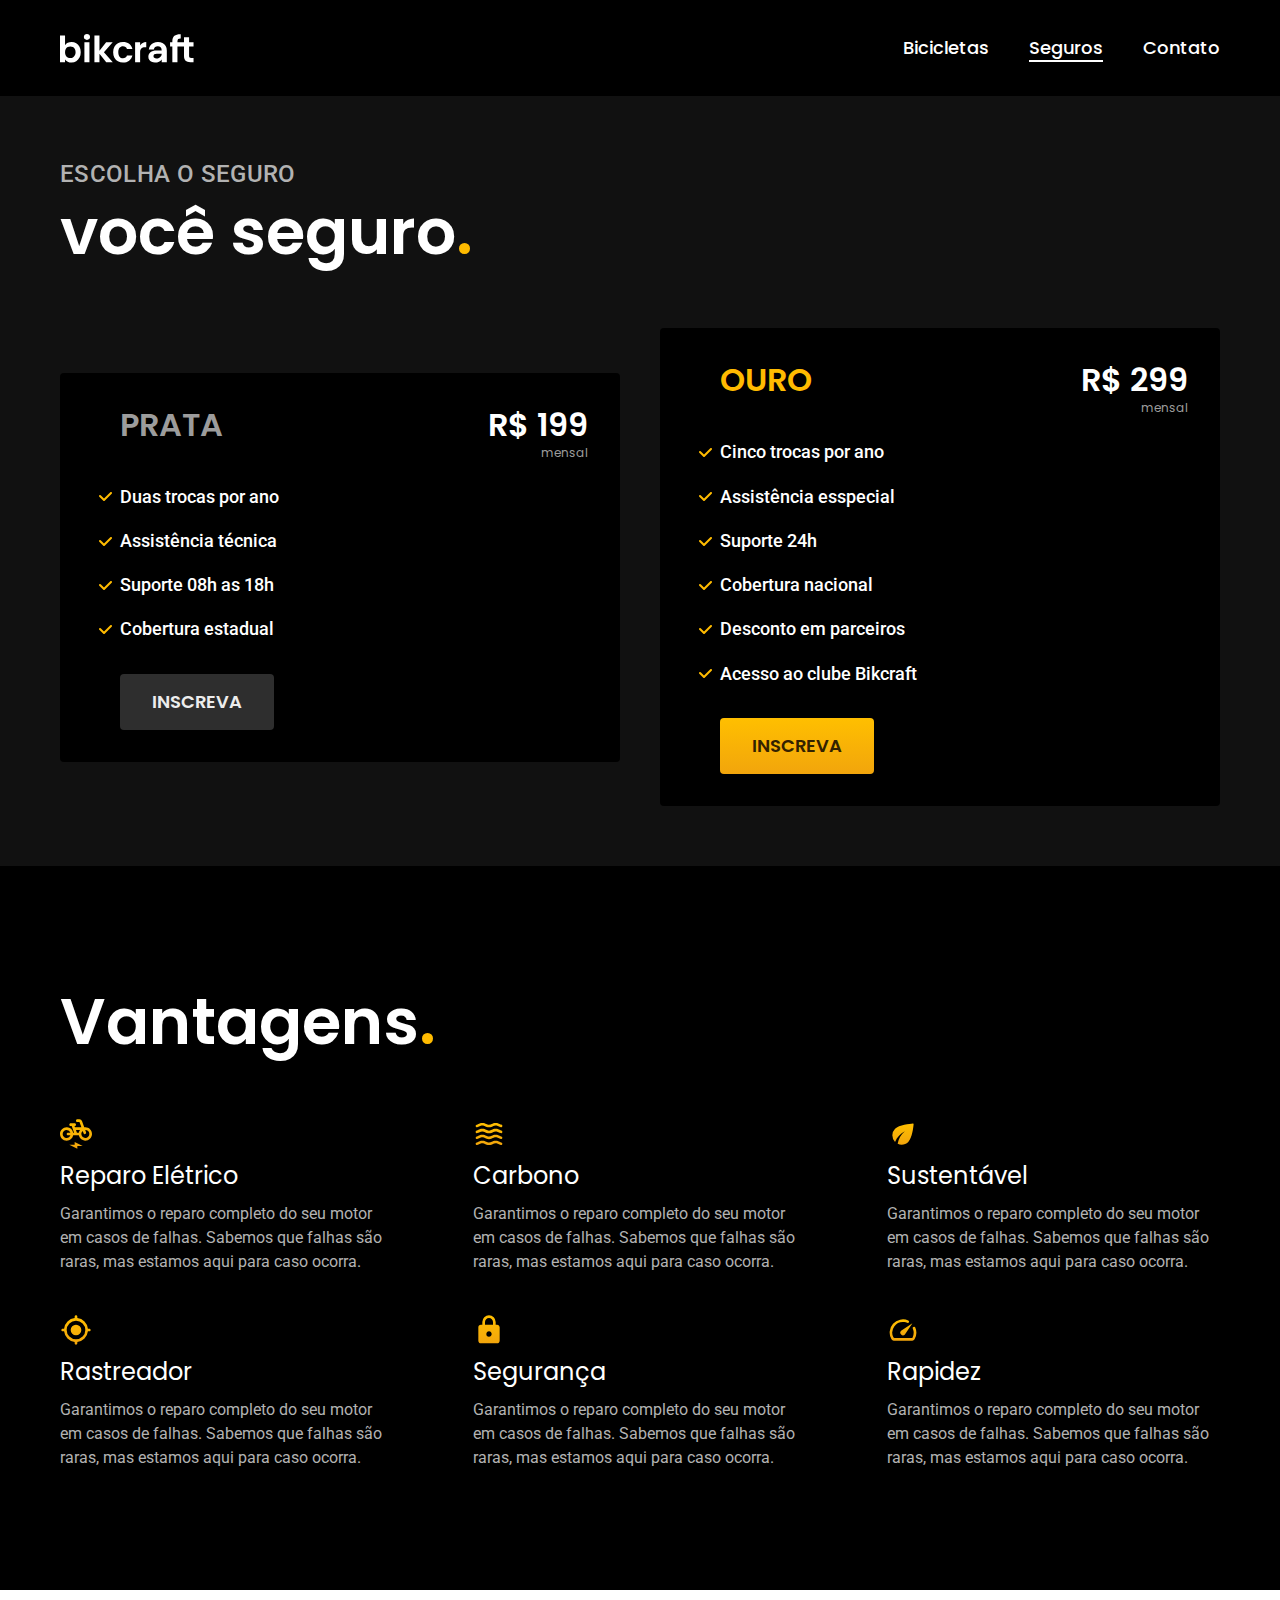
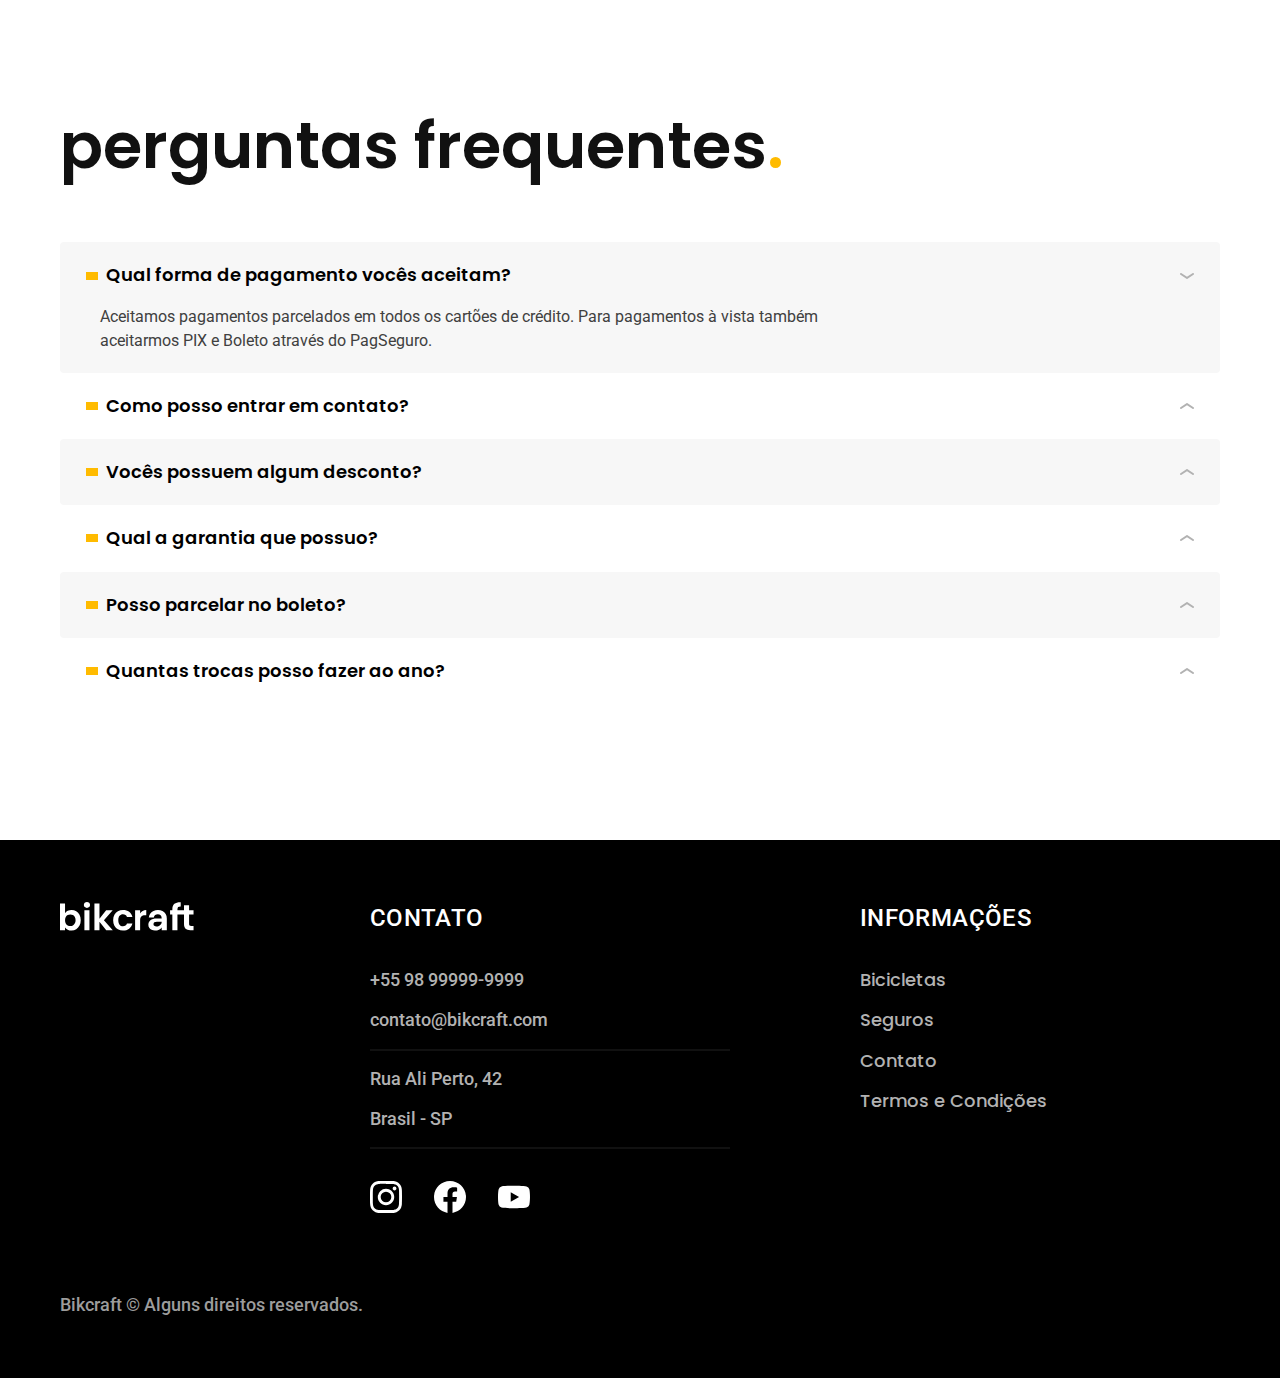
<file: seguros.html>
<!DOCTYPE html>
<html lang="pt-br">

<head>
    <meta charset="UTF-8">
    <meta name="viewport" content="width=device-width, initial-scale=1.0">
    <meta name="description" content="Termos e condições">
    <title>Seguros - Bikcraft</title>
    <!-- CSS -->
    <link rel="stylesheet" href="./css/style.css">
    <!-- Fontes -->
    <link rel="preconnect" href="https://fonts.googleapis.com">
    <link rel="preconnect" href="https://fonts.gstatic.com" crossorigin>
    <link href="https://fonts.googleapis.com/css2?family=Merriweather:ital,wght@0,400;1,900&family=Poppins:wght@400;600&family=Roboto:wght@400;500&display=swap" rel="stylesheet">
</head>

<body id="seguros">
    <header class="header-bg">
        <div class="header container">
            <a href="./">
                <img src="./img/bikcraft.svg" alt="Bikcraft">
            </a>

            <nav aria-label="primaria">
                <ul class="header-menu font-1-m cor-0">
                    <li><a href="./bicicletas.html">Bicicletas</a></li>
                    <li><a href="./seguros.html">Seguros</a></li>
                    <li><a href="./contato.html">Contato</a></li>
                </ul>
            </nav>
        </div>
    </header>

    <main class="seguros-bg">
        <div class="titulo-bg">
            <div class="titulo container">
                <p class="font-2-l-b cor-5">Escolha o seguro</p>
                <h1 class="font-1-xxl cor-0">você seguro<span class="cor-p1">.</span></h1>
            </div>
        </div>


        <div class="seguros container">
            <div class="seguros-item">
                <h3 class="font-1-xl cor-6">PRATA</h3>
                <span class="font-1-xl cor-0">R$ 199<span class="font-1-xs cor-6">mensal</span></span>
                <ul class="font-2-m cor-0">
                    <li>Duas trocas por ano</li>
                    <li>Assistência técnica</li>
                    <li>Suporte 08h as 18h</li>
                    <li>Cobertura estadual</li>
                </ul>
                <a class="botao secundario" href="./orcamento.html?tipo=seguro&produto=prata">Inscreva</a>
            </div>

            <div class="seguros-item">
                <h3 class="font-1-xl cor-p1">OURO</h3>
                <span class="font-1-xl cor-0">R$ 299<span class="font-1-xs cor-6">mensal</span></span>
                <ul class="font-2-m cor-0">
                    <li>Cinco trocas por ano</li>
                    <li>Assistência esspecial</li>
                    <li>Suporte 24h</li>
                    <li>Cobertura nacional</li>
                    <li>Desconto em parceiros</li>
                    <li>Acesso ao clube Bikcraft</li>
                </ul>
                <a class="botao" href="./orcamento.html?tipo=seguro&produto=ouro">Inscreva</a>
            </div>
        </div>



    </main>

    <article class="vantagens-bg">
        <div class="vantagens container">
            <h2 class="font-1-xxl cor-0">Vantagens<span class="cor-p1">.</span></h2>
            <ul>
                <li>
                    <img src="./img/icones/eletrica.svg" alt="">
                    <h3 class="font-1-l cor-0">Reparo Elétrico</h3>
                    <p class="font-2-s cor-5">Garantimos o reparo completo do seu motor em casos de falhas. Sabemos que falhas são raras, mas estamos aqui para caso ocorra.</p>
                </li>
                <li>
                    <img src="./img/icones/carbono.svg" alt="">
                    <h3 class="font-1-l cor-0">Carbono</h3>
                    <p class="font-2-s cor-5">Garantimos o reparo completo do seu motor em casos de falhas. Sabemos que falhas são raras, mas estamos aqui para caso ocorra.</p>
                </li>
                <li>
                    <img src="./img/icones/sustentavel.svg" alt="">
                    <h3 class="font-1-l cor-0">Sustentável</h3>
                    <p class="font-2-s cor-5">Garantimos o reparo completo do seu motor em casos de falhas. Sabemos que falhas são raras, mas estamos aqui para caso ocorra.</p>
                </li>
                <li>
                    <img src="./img/icones/rastreador.svg" alt="">
                    <h3 class="font-1-l cor-0">Rastreador</h3>
                    <p class="font-2-s cor-5">Garantimos o reparo completo do seu motor em casos de falhas. Sabemos que falhas são raras, mas estamos aqui para caso ocorra.</p>
                </li>
                <li>
                    <img src="./img/icones/seguro.svg" alt="">
                    <h3 class="font-1-l cor-0">Segurança</h3>
                    <p class="font-2-s cor-5">Garantimos o reparo completo do seu motor em casos de falhas. Sabemos que falhas são raras, mas estamos aqui para caso ocorra.</p>
                </li>
                <li>
                    <img src="./img/icones/velocidade.svg" alt="">
                    <h3 class="font-1-l cor-0">Rapidez</h3>
                    <p class="font-2-s cor-5">Garantimos o reparo completo do seu motor em casos de falhas. Sabemos que falhas são raras, mas estamos aqui para caso ocorra.</p>
                </li>

            </ul>
        </div>
    </article>

    <article class="perguntas container">
        <h2 class="font-1-xxl">perguntas frequentes<span class="cor-p1">.</span></h2>

        <dl>
            <div>
                <dt><button class="font-1-m-b" aria-expanded="true" aria-controls="pergunta1">Qual forma de pagamento vocês aceitam?</button></dt>
                <dd id="pergunta1" class="font-2-s cor-9 ativo">Aceitamos pagamentos parcelados em todos os cartões de crédito. Para pagamentos à vista também aceitarmos PIX e Boleto através do PagSeguro.</dd>
            </div>
            <div>
                <dt><button class="font-1-m-b" aria-expanded="false" aria-controls="pergunta2">Como posso entrar em contato?</button></dt>
                <dd id="pergunta2" class="font-2-s cor-9">Aceitamos pagamentos parcelados em todos os cartões de crédito. Para pagamentos à vista também aceitarmos PIX e Boleto através do PagSeguro.</dd>
            </div>
            <div>
                <dt><button class="font-1-m-b" aria-expanded="false" aria-controls="pergunta3">Vocês possuem algum desconto?</button></dt>
                <dd id="pergunta3" class="font-2-s cor-9">Aceitamos pagamentos parcelados em todos os cartões de crédito. Para pagamentos à vista também aceitarmos PIX e Boleto através do PagSeguro.</dd>
            </div>
            <div>
                <dt><button class="font-1-m-b" aria-expanded="false" aria-controls="pergunta4">Qual a garantia que possuo?</button></dt>
                <dd id="pergunta4" class="font-2-s cor-9">Aceitamos pagamentos parcelados em todos os cartões de crédito. Para pagamentos à vista também aceitarmos PIX e Boleto através do PagSeguro.</dd>
            </div>
            <div>
                <dt><button class="font-1-m-b" aria-expanded="false" aria-controls="pergunta5">Posso parcelar no boleto?</button></dt>
                <dd id="pergunta5" class="font-2-s cor-9">Aceitamos pagamentos parcelados em todos os cartões de crédito. Para pagamentos à vista também aceitarmos PIX e Boleto através do PagSeguro.</dd>
            </div>
            <div>
                <dt><button class="font-1-m-b" aria-expanded="false" aria-controls="pergunta6">Quantas trocas posso fazer ao ano?</button></dt>
                <dd id="pergunta6" class="font-2-s cor-9">Aceitamos pagamentos parcelados em todos os cartões de crédito. Para pagamentos à vista também aceitarmos PIX e Boleto através do PagSeguro.</dd>
            </div>
        </dl>
    </article>

    <footer class="footer-bg">
        <div class="footer container">
            <img src="./img/bikcraft.svg" alt="Bikcraft">
            <div class="footer-contato">
                <h3 class="font-2-l-b cor-0">Contato</h3>
                <ul class="cor-5 font-2-m">
                    <li><a href="tel:+5598999999999">+55 98 99999-9999</a></li>
                    <li><a href="mailto:contato@bikcraft.com">contato@bikcraft.com</a></li>
                    <li>Rua Ali Perto, 42</li>
                    <li>Brasil - SP</li>
                </ul>

                <div class="footer-redes">
                    <a href="./">
                        <img src="./img/redes/instagram.svg" alt="Instagram">
                    </a>
                    <a href="./">
                        <img src="./img/redes/facebook.svg" alt="facebook">
                    </a>
                    <a href="./">
                        <img src="./img/redes/youtube.svg" alt="youtube">
                    </a>
                </div>
            </div>
            <div class="footer-informacoes">
                <h3 class="font-2-l-b cor-0">Informações</h3>
                <nav>
                    <ul class="font-1-m cor-5">
                        <li><a href="./bicicletas.html">Bicicletas</a></li>
                        <li><a href="./seguros.html">Seguros</a></li>
                        <li><a href="./contato.html">Contato</a></li>
                        <li><a href="./termos">Termos e Condições</a></li>
                    </ul>
                </nav>
            </div>


            <p class="footer-copy font-2-m cor-6">Bikcraft © Alguns direitos reservados.</p>
        </div>
    </footer>
    <script src="./js/script.js"></script>
</body>

</html>
</file>
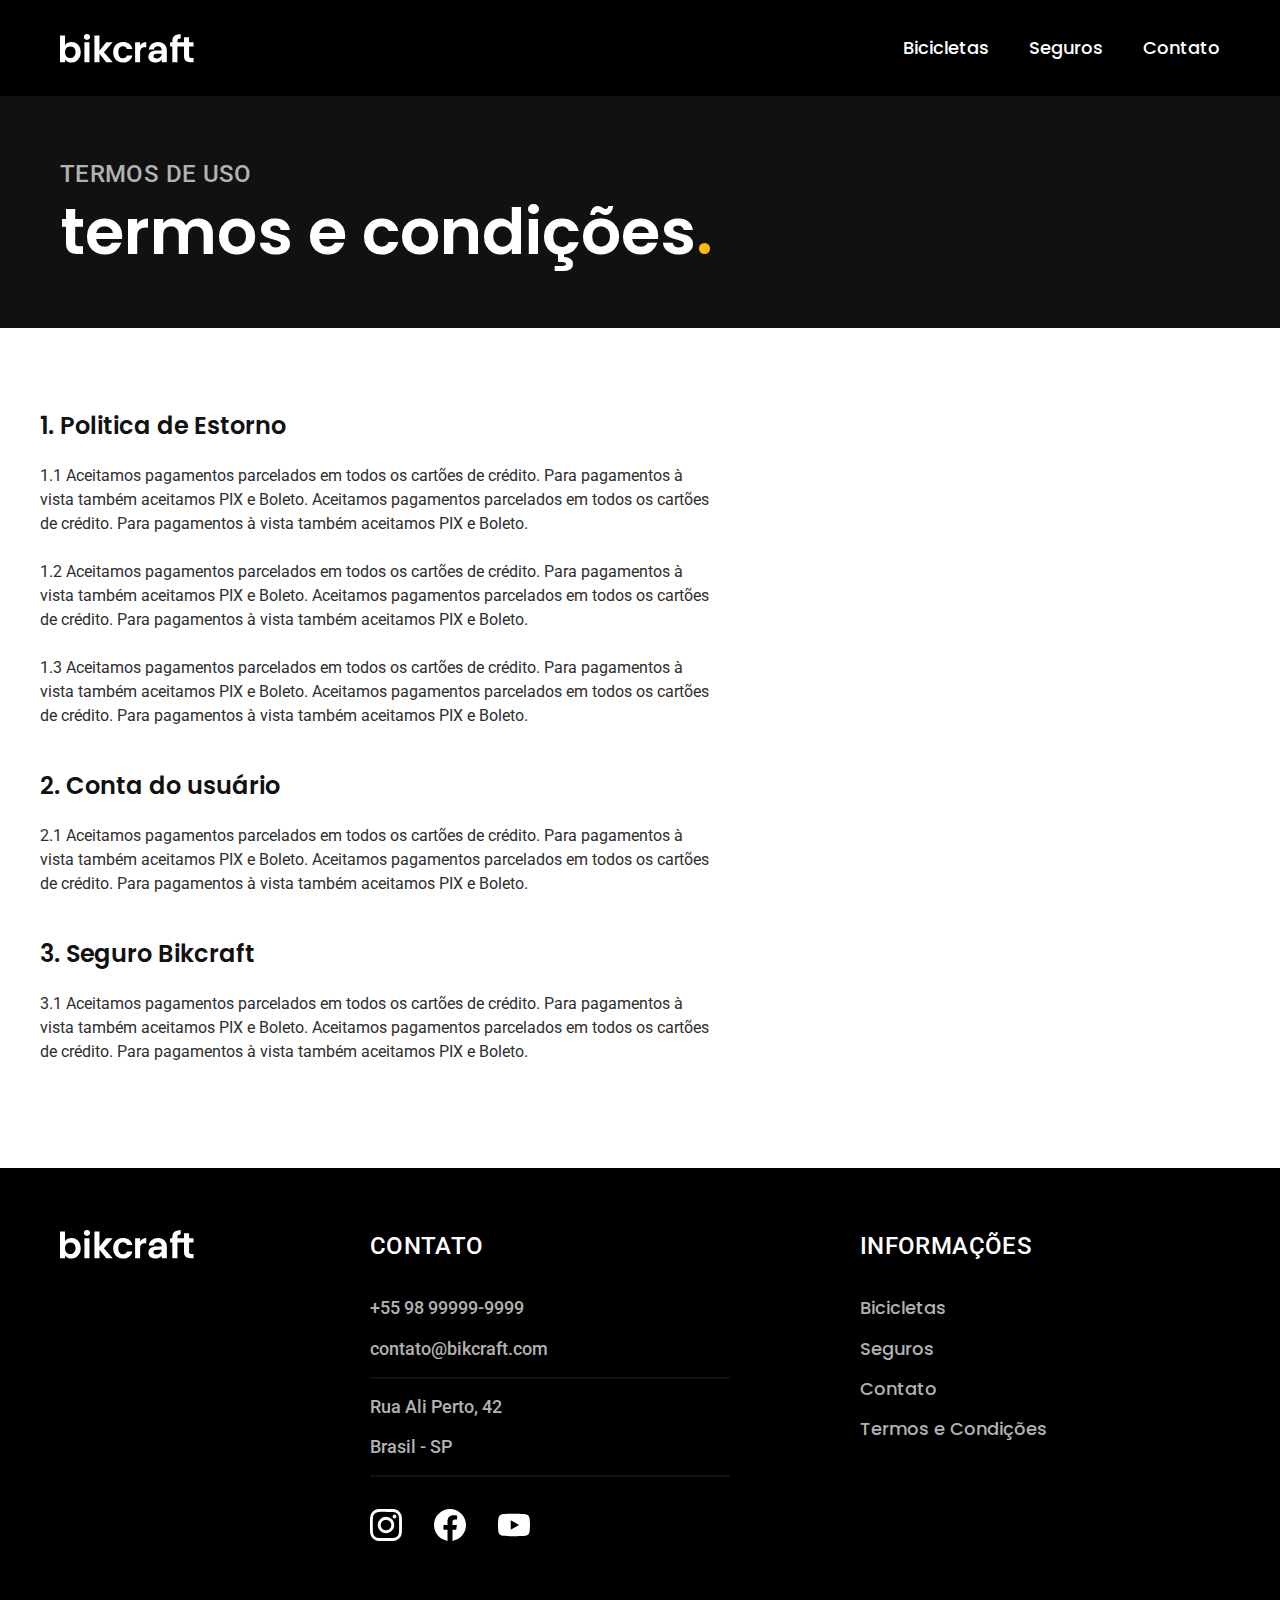
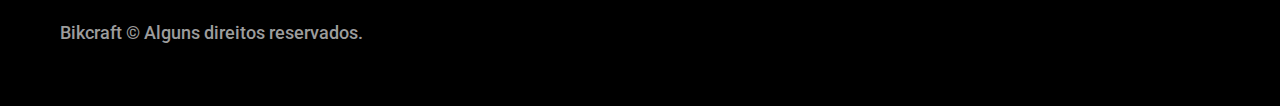
<file: termos.html>
<!DOCTYPE html>
<html lang="pt-br">

<head>
    <meta charset="UTF-8">
    <meta name="viewport" content="width=device-width, initial-scale=1.0">
    <meta name="description" content="Termos e condições">
    <title>Termos e Condições - Bikcraft</title>
    <!-- CSS -->
    <link rel="stylesheet" href="./css/style.css">
    <!-- Fontes -->
    <link rel="preconnect" href="https://fonts.googleapis.com">
    <link rel="preconnect" href="https://fonts.gstatic.com" crossorigin>
    <link href="https://fonts.googleapis.com/css2?family=Merriweather:ital,wght@0,400;1,900&family=Poppins:wght@400;600&family=Roboto:wght@400;500&display=swap" rel="stylesheet">
</head>

<body id="termos">
    <header class="header-bg">
        <div class="header container">
            <a href="./">
                <img src="./img/bikcraft.svg" alt="Bikcraft">
            </a>

            <nav aria-label="primaria">
                <ul class="header-menu font-1-m cor-0">
                    <li><a href="./bicicletas.html">Bicicletas</a></li>
                    <li><a href="./seguros.html">Seguros</a></li>
                    <li><a href="./contato.html">Contato</a></li>
                </ul>
            </nav>
        </div>
    </header>

    <main>
        <div class="titulo-bg">
            <div class="titulo container">
                <p class="font-2-l-b cor-5">Termos de uso</p>
                <h1 class="font-1-xxl cor-0">termos e condições<span class="cor-p1">.</span></h1>
            </div>
        </div>

        <div class="termos font-2-s cor-10 container">
            <h2 class="font-1-l cor-11">1. Politica de Estorno</h2>
            <p>
                1.1 Aceitamos pagamentos parcelados em todos os cartões de crédito. Para pagamentos à vista também aceitamos PIX e Boleto. Aceitamos pagamentos parcelados em todos os cartões de crédito. Para pagamentos à vista também aceitamos PIX e Boleto.
            </p>
            <p>
                1.2 Aceitamos pagamentos parcelados em todos os cartões de crédito. Para pagamentos à vista também aceitamos PIX e Boleto. Aceitamos pagamentos parcelados em todos os cartões de crédito. Para pagamentos à vista também aceitamos PIX e Boleto.
            </p>
            <p>
                1.3 Aceitamos pagamentos parcelados em todos os cartões de crédito. Para pagamentos à vista também aceitamos PIX e Boleto. Aceitamos pagamentos parcelados em todos os cartões de crédito. Para pagamentos à vista também aceitamos PIX e Boleto.
            </p>

            <h2 class="font-1-l cor-11">2. Conta do usuário</h2>
            <p>
                2.1 Aceitamos pagamentos parcelados em todos os cartões de crédito. Para pagamentos à vista também aceitamos PIX e Boleto. Aceitamos pagamentos parcelados em todos os cartões de crédito. Para pagamentos à vista também aceitamos PIX e Boleto.
            </p>

            <h2 class="font-1-l cor-11">3. Seguro Bikcraft</h2>
            <p>
                3.1 Aceitamos pagamentos parcelados em todos os cartões de crédito. Para pagamentos à vista também aceitamos PIX e Boleto. Aceitamos pagamentos parcelados em todos os cartões de crédito. Para pagamentos à vista também aceitamos PIX e Boleto.
            </p>
        </div>
    </main>

    <footer class="footer-bg">
        <div class="footer container">
            <img src="./img/bikcraft.svg" alt="Bikcraft">
            <div class="footer-contato">
                <h3 class="font-2-l-b cor-0">Contato</h3>
                <ul class="cor-5 font-2-m">
                    <li><a href="tel:+5598999999999">+55 98 99999-9999</a></li>
                    <li><a href="mailto:contato@bikcraft.com">contato@bikcraft.com</a></li>
                    <li>Rua Ali Perto, 42</li>
                    <li>Brasil - SP</li>
                </ul>

                <div class="footer-redes">
                    <a href="./">
                        <img src="./img/redes/instagram.svg" alt="Instagram">
                    </a>
                    <a href="./">
                        <img src="./img/redes/facebook.svg" alt="facebook">
                    </a>
                    <a href="./">
                        <img src="./img/redes/youtube.svg" alt="youtube">
                    </a>
                </div>
            </div>
            <div class="footer-informacoes">
                <h3 class="font-2-l-b cor-0">Informações</h3>
                <nav>
                    <ul class="font-1-m cor-5">
                        <li><a href="./bicicletas.html">Bicicletas</a></li>
                        <li><a href="./seguros.html">Seguros</a></li>
                        <li><a href="./contato.html">Contato</a></li>
                        <li><a href="./termos">Termos e Condições</a></li>
                    </ul>
                </nav>
            </div>


            <p class="footer-copy font-2-m cor-6">Bikcraft © Alguns direitos reservados.</p>
        </div>
    </footer>
    <script src="./js/script.js"></script>
</body>

</html>
</file>
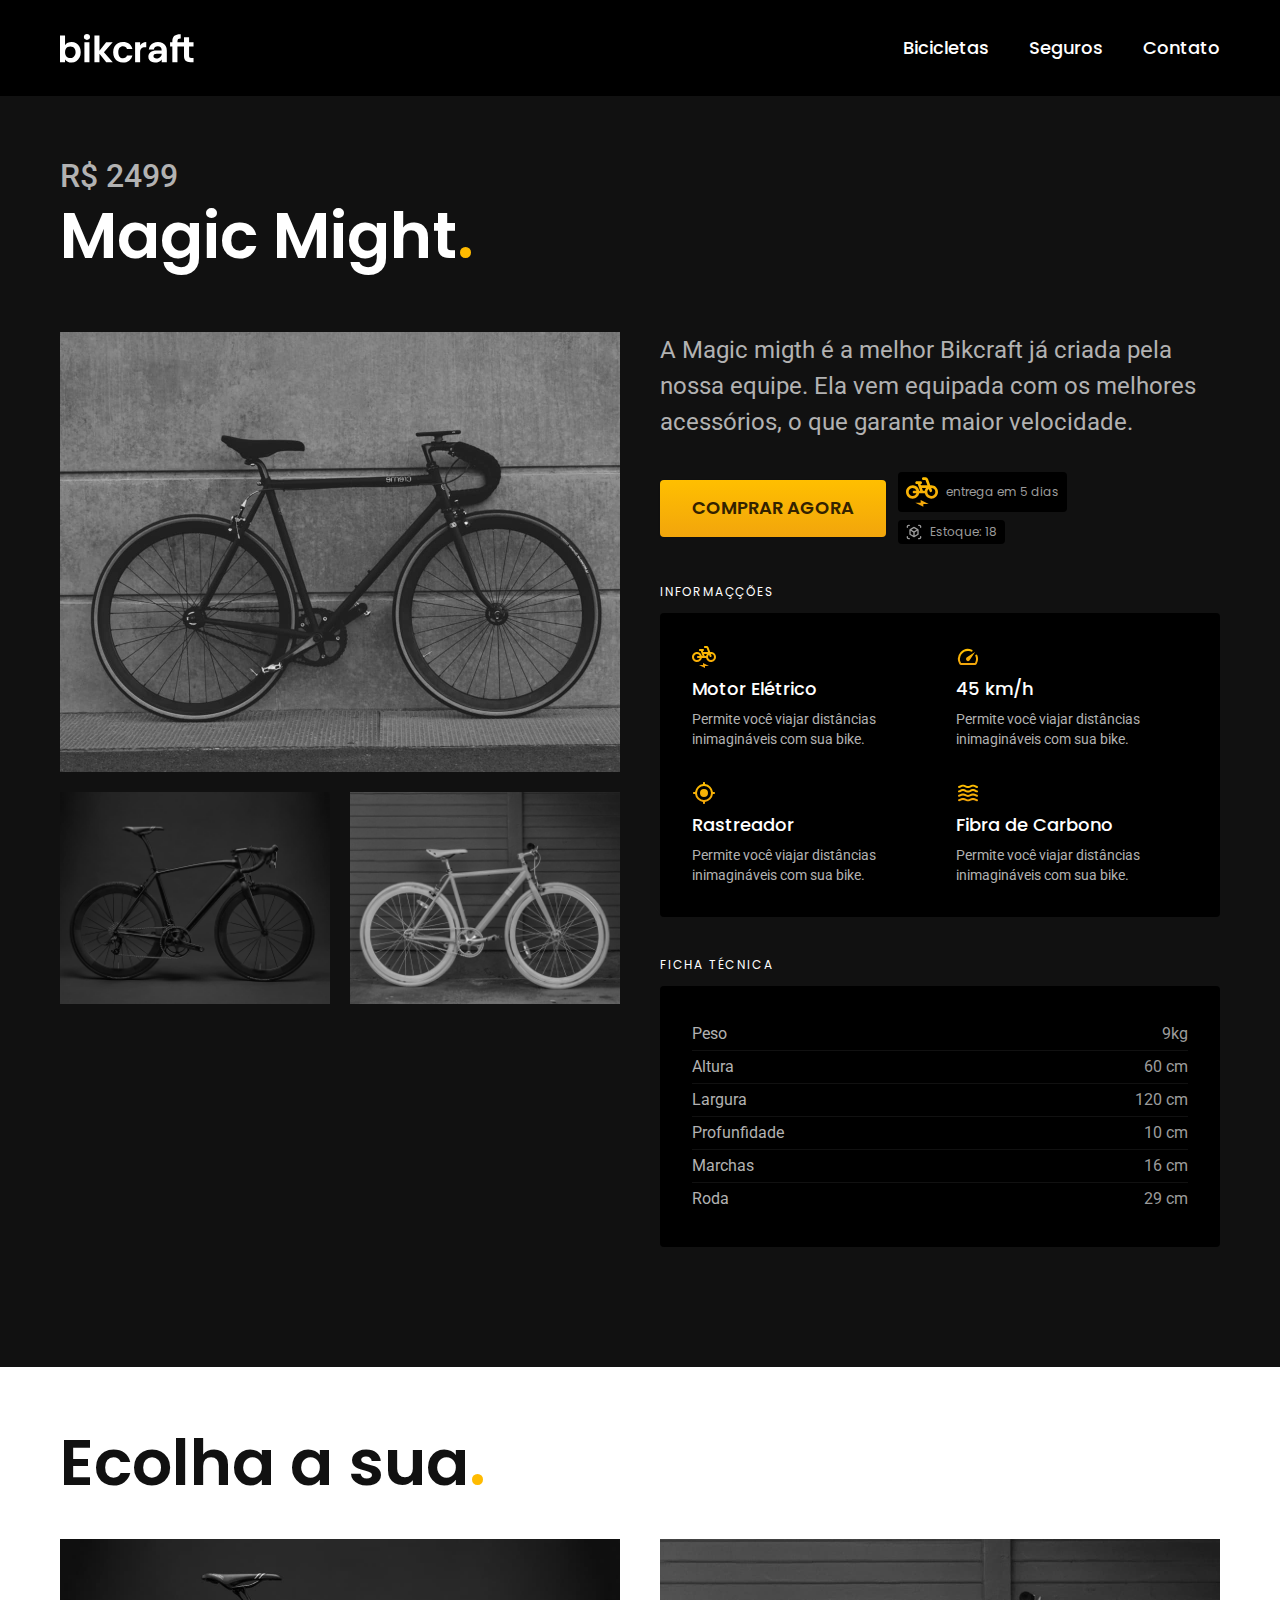
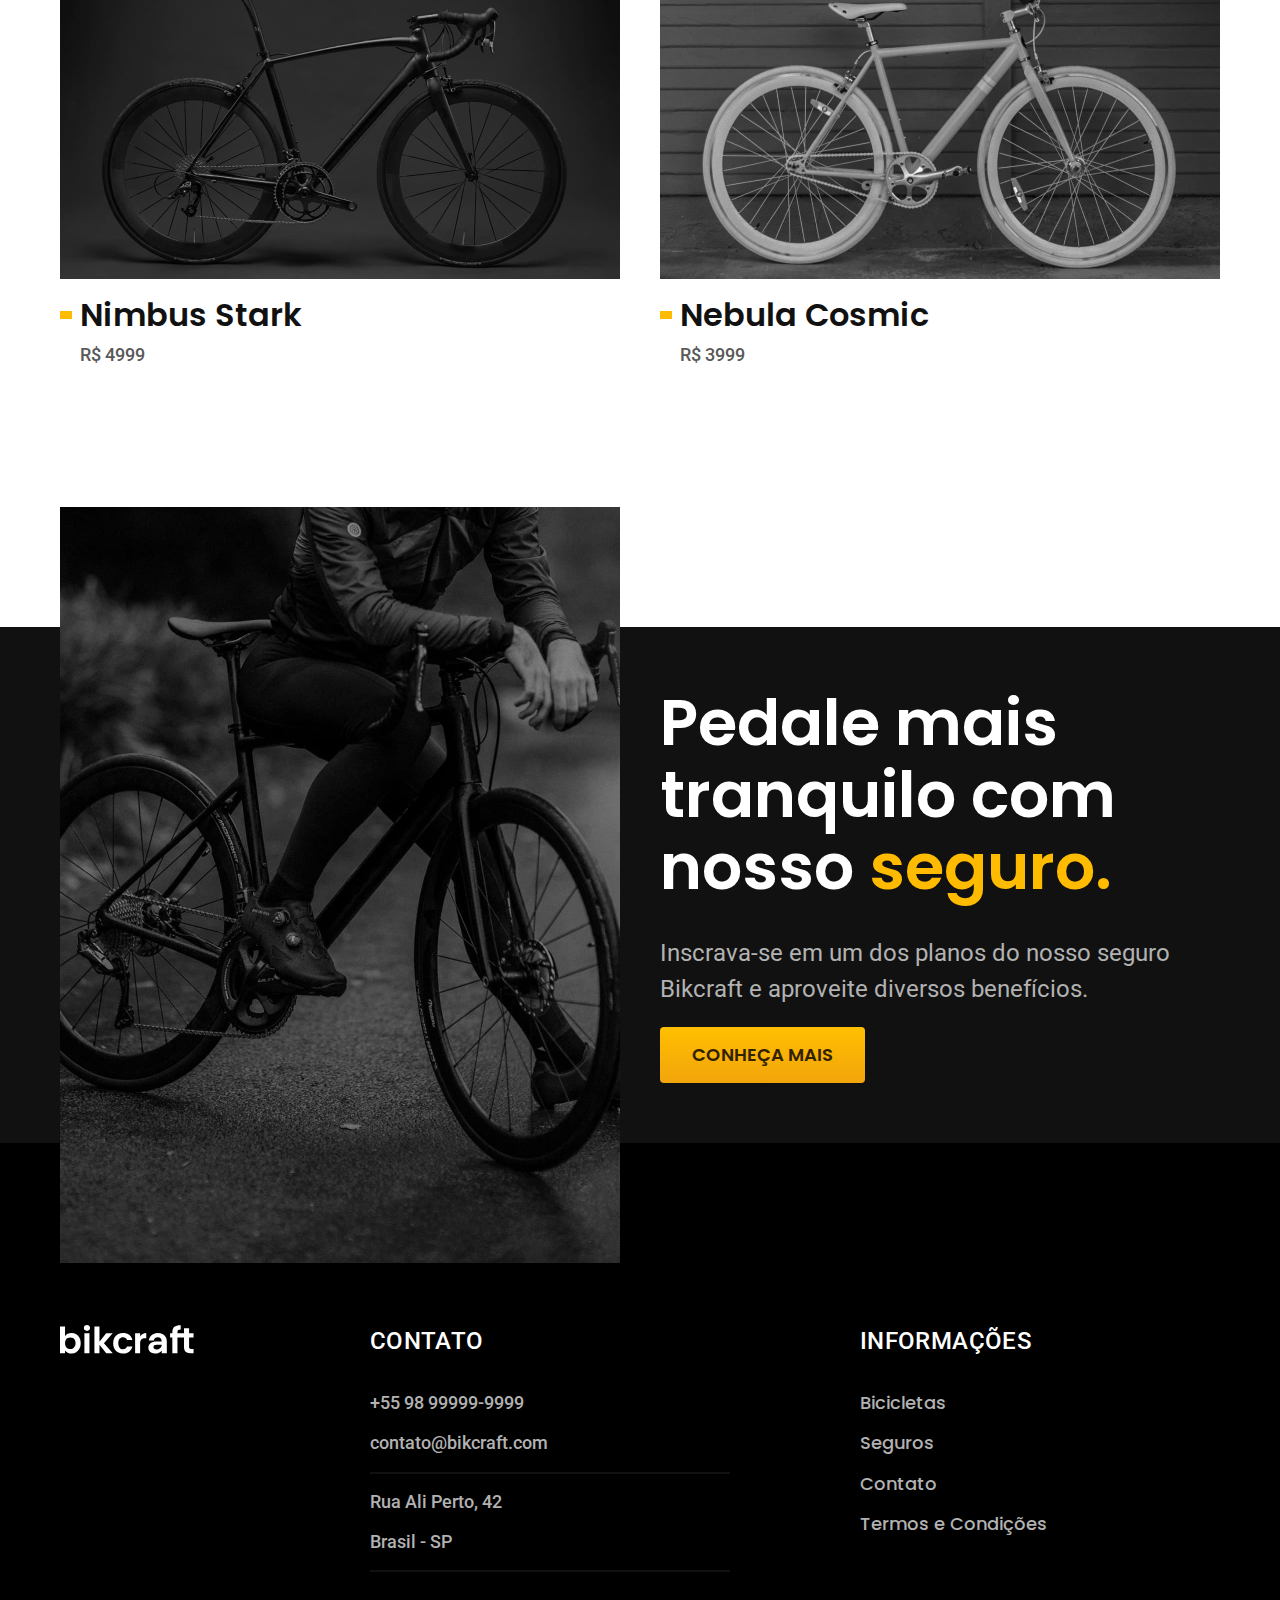
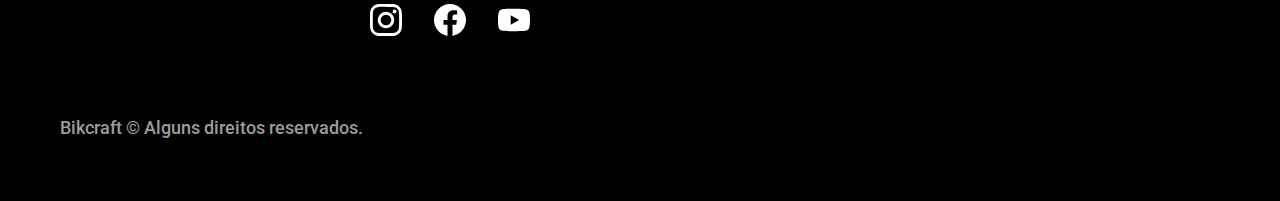
<file: bicicletas/magic.html>
<!DOCTYPE html>
<html lang="pt-br">

<head>
    <meta charset="UTF-8">
    <meta name="viewport" content="width=device-width, initial-scale=1.0">
    <meta name="description" content="Magic">
    <title>Magic - Bikcraft</title>
    <!-- CSS -->
    <link rel="stylesheet" href="../css/style.css">
    <!-- Fontes -->
    <link rel="preconnect" href="https://fonts.googleapis.com">
    <link rel="preconnect" href="https://fonts.gstatic.com" crossorigin>
    <link href="https://fonts.googleapis.com/css2?family=Merriweather:ital,wght@0,400;1,900&family=Poppins:wght@400;600&family=Roboto:wght@400;500&display=swap" rel="stylesheet">
</head>

<body id="bicicleta">
    <header class="header-bg">
        <div class="header container">
            <a href="../">
                <img src="../img/bikcraft.svg" alt="Bikcraft">
            </a>

            <nav aria-label="primaria">
                <ul class="header-menu font-1-m cor-0">
                    <li><a href="../bicicletas.html">Bicicletas</a></li>
                    <li><a href="../seguros.html">Seguros</a></li>
                    <li><a href="../contato.html">Contato</a></li>
                </ul>
            </nav>
        </div>
    </header>

    <main class="titulo-bg">
        <div>
            <div class="titulo container">
                <p class="font-2-xl cor-5">R$ 2499</p>
                <h1 class="font-1-xxl cor-0">Magic Might<span class="cor-p1">.</span></h1>
            </div>
        </div>
        <div class="bicicleta container">
            <div class="bicicleta-img">
                <img src="../img/bicicleta/nimbus2.jpg" alt="">
                <img src="../img/bicicleta/nimbus1.jpg" alt="">
                <img src="../img/bicicleta/nimbus3.jpg" alt="">
            </div>
            <div class="bicicleta-conteudo">
                <p class="font-2-l cor-5">
                    A Magic migth é a melhor Bikcraft já criada pela nossa equipe. Ela vem equipada com os melhores acessórios, o que garante maior velocidade.
                </p>
                <div class="bicicleta-comprar">
                    <a class="botao" href="../orcamento.html?tipo=bikcraft&produto=magic">Comprar Agora</a>
                    <span class="font-1-xs cor-6"><img src="../img/icones/eletrica.svg" alt="">entrega em 5 dias</span>
                    <span class="font-1-xs cor-6"><img src="../img/icones/estoque.svg" alt="">Estoque: 18</span>
                </div>

                <h2 class="font-1-xs cor-0">Informaçções</h2>
                <ul class="bicicleta-informacoes">
                    <li>
                        <img src="../img/icones/eletrica.svg" alt="">
                        <h3 class="font-1-m cor-0">Motor Elétrico</h3>
                        <p class="font-2-xs cor-5">Permite você viajar distâncias inimagináveis com sua bike.</p>
                    </li>
                    <li>
                        <img src="../img/icones/velocidade.svg" alt="">
                        <h3 class="font-1-m cor-0">45 km/h</h3>
                        <p class="font-2-xs cor-5">Permite você viajar distâncias inimagináveis com sua bike.</p>
                    </li>
                    <li>
                        <img src="../img/icones/rastreador.svg" alt="">
                        <h3 class="font-1-m cor-0">Rastreador</h3>
                        <p class="font-2-xs cor-5">Permite você viajar distâncias inimagináveis com sua bike.</p>
                    </li>
                    <li>
                        <img src="../img/icones/carbono.svg" alt="">
                        <h3 class="font-1-m cor-0">Fibra de Carbono</h3>
                        <p class="font-2-xs cor-5">Permite você viajar distâncias inimagináveis com sua bike.</p>
                    </li>
                </ul>
                <h2 class="font-1-xs cor-0">Ficha Técnica</h2>
                <ul class="bicicleta-ficha font-2-s cor-5">
                    <li>Peso <span>9kg</span></li>
                    <li>Altura <span>60 cm</span></li>
                    <li>Largura <span>120 cm</span></li>
                    <li>Profunfidade <span>10 cm</span></li>
                    <li>Marchas <span>16 cm</span></li>
                    <li>Roda <span>29 cm</span></li>
                </ul>
            </div>
        </div>
    </main>

    <article class="bicicletas-lista container">
        <h2 class="font-1-xxl">Ecolha a sua<span class="cor-p1">.</span></h1>
            <ul>
                <li>
                    <a href="./nimbus.html">
                        <img src="../img/bicicletas/nimbus.jpg" alt="Bicicleta preta">
                        <h3 class="font-1-xl">Nimbus Stark</h3>
                        <span class="font-2-m cor-8">R$ 4999</span>
                    </a>
                </li>
                <li>
                    <a href="./nebula.html">
                        <img src="../img/bicicletas/nebula.jpg" alt="Bicicleta preta">
                        <h3 class="font-1-xl">Nebula Cosmic</h3>
                        <span class="font-2-m cor-8">R$ 3999</span>
                    </a>
                </li>
            </ul>
    </article>

    <article class="seguro-bg">
        <div class="seguro container">
            <div class="seguro-img">
                <img src="../img/fotos/seguros.jpg" alt="Pessoa parada em cima de uma bicicleta">
            </div>

            <div class="seguro-conteudo">
                <h2 class="font-1-xxl cor-0">Pedale mais tranquilo com nosso <span class="cor-p1">seguro.</span></h2>
                <p class="font-2-l cor-5">Inscrava-se em um dos planos do nosso seguro Bikcraft e aproveite diversos benefícios.</p>
                <a href="../seguros.html" class="botao">Conheça Mais</a>
            </div>
        </div>
    </article>

    <footer class="footer-bg">
        <div class="footer container">
            <img src="../img/bikcraft.svg" alt="Bikcraft">
            <div class="footer-contato">
                <h3 class="font-2-l-b cor-0">Contato</h3>
                <ul class="cor-5 font-2-m">
                    <li><a href="tel:+5598999999999">+55 98 99999-9999</a></li>
                    <li><a href="mailto:contato@bikcraft.com">contato@bikcraft.com</a></li>
                    <li>Rua Ali Perto, 42</li>
                    <li>Brasil - SP</li>
                </ul>

                <div class="footer-redes">
                    <a href="../">
                        <img src="../img/redes/instagram.svg" alt="Instagram">
                    </a>
                    <a href="../">
                        <img src="../img/redes/facebook.svg" alt="facebook">
                    </a>
                    <a href="../">
                        <img src="../img/redes/youtube.svg" alt="youtube">
                    </a>
                </div>
            </div>
            <div class="footer-informacoes">
                <h3 class="font-2-l-b cor-0">Informações</h3>
                <nav>
                    <ul class="font-1-m cor-5">
                        <li><a href="../bicicletas.html">Bicicletas</a></li>
                        <li><a href="../seguros.html">Seguros</a></li>
                        <li><a href="../contato.html">Contato</a></li>
                        <li><a href="../termos">Termos e Condições</a></li>
                    </ul>
                </nav>
            </div>


            <p class="footer-copy font-2-m cor-6">Bikcraft © Alguns direitos reservados.</p>
        </div>
    </footer>
    <script src="../js/script.js"></script>
</body>

</html>
</file>
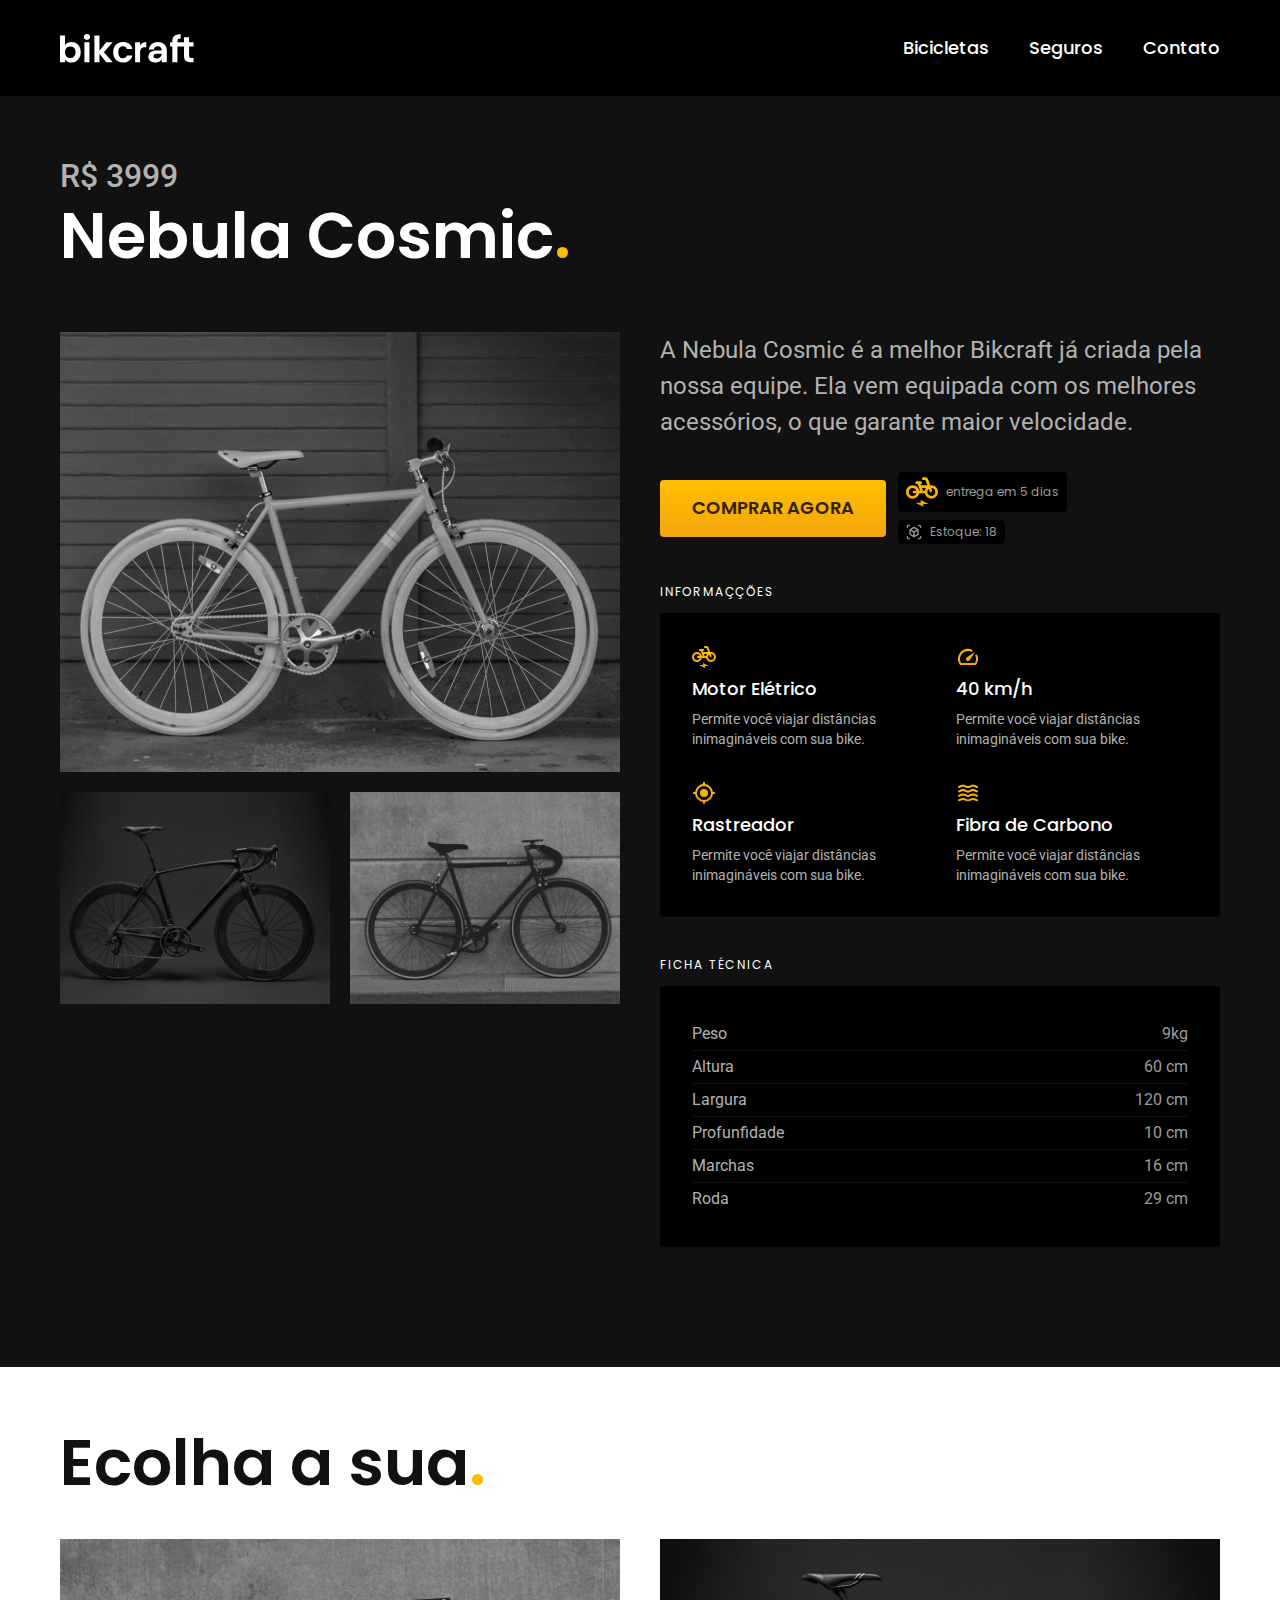
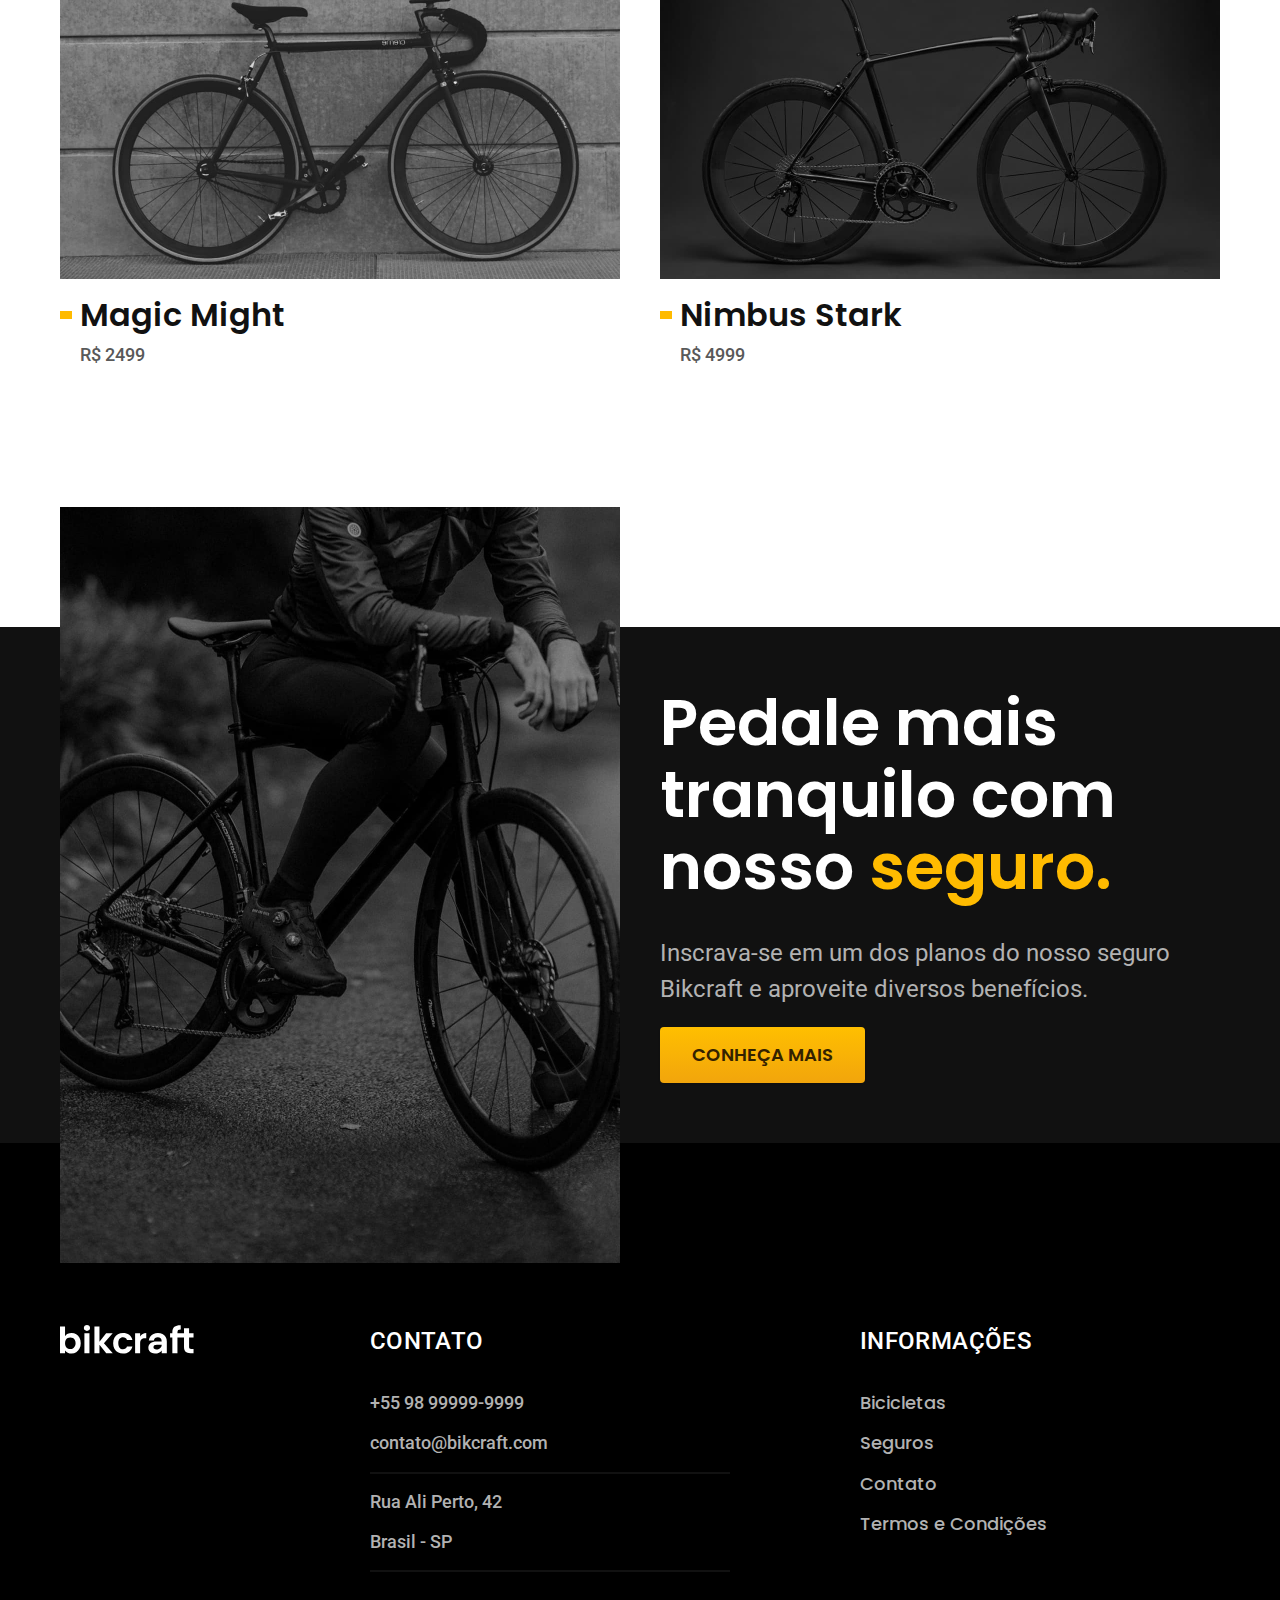
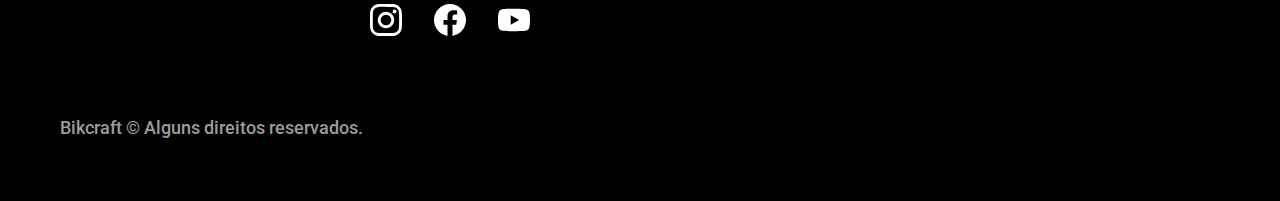
<file: bicicletas/nebula.html>
<!DOCTYPE html>
<html lang="pt-br">

<head>
    <meta charset="UTF-8">
    <meta name="viewport" content="width=device-width, initial-scale=1.0">
    <meta name="description" content="Nebula">
    <title>Nebula - Bikcraft</title>
    <!-- CSS -->
    <link rel="stylesheet" href="../css/style.css">
    <!-- Fontes -->
    <link rel="preconnect" href="https://fonts.googleapis.com">
    <link rel="preconnect" href="https://fonts.gstatic.com" crossorigin>
    <link href="https://fonts.googleapis.com/css2?family=Merriweather:ital,wght@0,400;1,900&family=Poppins:wght@400;600&family=Roboto:wght@400;500&display=swap" rel="stylesheet">
</head>

<body id="bicicleta">
    <header class="header-bg">
        <div class="header container">
            <a href="../">
                <img src="../img/bikcraft.svg" alt="Bikcraft">
            </a>

            <nav aria-label="primaria">
                <ul class="header-menu font-1-m cor-0">
                    <li><a href="../bicicletas.html">Bicicletas</a></li>
                    <li><a href="../seguros.html">Seguros</a></li>
                    <li><a href="../contato.html">Contato</a></li>
                </ul>
            </nav>
        </div>
    </header>

    <main class="titulo-bg">
        <div>
            <div class="titulo container">
                <p class="font-2-xl cor-5">R$ 3999</p>
                <h1 class="font-1-xxl cor-0">Nebula Cosmic<span class="cor-p1">.</span></h1>
            </div>
        </div>
        <div class="bicicleta container">
            <div class="bicicleta-img">
                <img src="../img/bicicleta/nimbus3.jpg" alt="">
                <img src="../img/bicicleta/nimbus1.jpg" alt="">
                <img src="../img/bicicleta/nimbus2.jpg" alt="">
            </div>
            <div class="bicicleta-conteudo">
                <p class="font-2-l cor-5">
                    A Nebula Cosmic é a melhor Bikcraft já criada pela nossa equipe. Ela vem equipada com os melhores acessórios, o que garante maior velocidade.
                </p>
                <div class="bicicleta-comprar">
                    <a class="botao" href="../orcamento.html?tipo=bikcraft&produto=nebula">Comprar Agora</a>
                    <span class="font-1-xs cor-6"><img src="../img/icones/eletrica.svg" alt="">entrega em 5 dias</span>
                    <span class="font-1-xs cor-6"><img src="../img/icones/estoque.svg" alt="">Estoque: 18</span>
                </div>

                <h2 class="font-1-xs cor-0">Informaçções</h2>
                <ul class="bicicleta-informacoes">
                    <li>
                        <img src="../img/icones/eletrica.svg" alt="">
                        <h3 class="font-1-m cor-0">Motor Elétrico</h3>
                        <p class="font-2-xs cor-5">Permite você viajar distâncias inimagináveis com sua bike.</p>
                    </li>
                    <li>
                        <img src="../img/icones/velocidade.svg" alt="">
                        <h3 class="font-1-m cor-0">40 km/h</h3>
                        <p class="font-2-xs cor-5">Permite você viajar distâncias inimagináveis com sua bike.</p>
                    </li>
                    <li>
                        <img src="../img/icones/rastreador.svg" alt="">
                        <h3 class="font-1-m cor-0">Rastreador</h3>
                        <p class="font-2-xs cor-5">Permite você viajar distâncias inimagináveis com sua bike.</p>
                    </li>
                    <li>
                        <img src="../img/icones/carbono.svg" alt="">
                        <h3 class="font-1-m cor-0">Fibra de Carbono</h3>
                        <p class="font-2-xs cor-5">Permite você viajar distâncias inimagináveis com sua bike.</p>
                    </li>
                </ul>
                <h2 class="font-1-xs cor-0">Ficha Técnica</h2>
                <ul class="bicicleta-ficha font-2-s cor-5">
                    <li>Peso <span>9kg</span></li>
                    <li>Altura <span>60 cm</span></li>
                    <li>Largura <span>120 cm</span></li>
                    <li>Profunfidade <span>10 cm</span></li>
                    <li>Marchas <span>16 cm</span></li>
                    <li>Roda <span>29 cm</span></li>
                </ul>
            </div>
        </div>
    </main>

    <article class="bicicletas-lista container">
        <h2 class="font-1-xxl">Ecolha a sua<span class="cor-p1">.</span></h1>
            <ul>
                <li>
                    <a href="./magic.html">
                        <img src="../img/bicicletas/magic.jpg" alt="Bicicleta preta">
                        <h3 class="font-1-xl">Magic Might</h3>
                        <span class="font-2-m cor-8">R$ 2499</span>
                    </a>
                </li>
                <li>
                    <a href="./nimbus.html">
                        <img src="../img/bicicletas/nimbus.jpg" alt="Bicicleta preta">
                        <h3 class="font-1-xl">Nimbus Stark</h3>
                        <span class="font-2-m cor-8">R$ 4999</span>
                    </a>
                </li>
            </ul>
    </article>

    <article class="seguro-bg">
        <div class="seguro container">
            <div class="seguro-img">
                <img src="../img/fotos/seguros.jpg" alt="Pessoa parada em cima de uma bicicleta">
            </div>

            <div class="seguro-conteudo">
                <h2 class="font-1-xxl cor-0">Pedale mais tranquilo com nosso <span class="cor-p1">seguro.</span></h2>
                <p class="font-2-l cor-5">Inscrava-se em um dos planos do nosso seguro Bikcraft e aproveite diversos benefícios.</p>
                <a href="../seguros.html" class="botao">Conheça Mais</a>
            </div>
        </div>
    </article>

    <footer class="footer-bg">
        <div class="footer container">
            <img src="../img/bikcraft.svg" alt="Bikcraft">
            <div class="footer-contato">
                <h3 class="font-2-l-b cor-0">Contato</h3>
                <ul class="cor-5 font-2-m">
                    <li><a href="tel:+5598999999999">+55 98 99999-9999</a></li>
                    <li><a href="mailto:contato@bikcraft.com">contato@bikcraft.com</a></li>
                    <li>Rua Ali Perto, 42</li>
                    <li>Brasil - SP</li>
                </ul>

                <div class="footer-redes">
                    <a href="../">
                        <img src="../img/redes/instagram.svg" alt="Instagram">
                    </a>
                    <a href="../">
                        <img src="../img/redes/facebook.svg" alt="facebook">
                    </a>
                    <a href="../">
                        <img src="../img/redes/youtube.svg" alt="youtube">
                    </a>
                </div>
            </div>
            <div class="footer-informacoes">
                <h3 class="font-2-l-b cor-0">Informações</h3>
                <nav>
                    <ul class="font-1-m cor-5">
                        <li><a href="../bicicletas.html">Bicicletas</a></li>
                        <li><a href="../seguros.html">Seguros</a></li>
                        <li><a href="../contato.html">Contato</a></li>
                        <li><a href="../termos">Termos e Condições</a></li>
                    </ul>
                </nav>
            </div>


            <p class="footer-copy font-2-m cor-6">Bikcraft © Alguns direitos reservados.</p>
        </div>
    </footer>
    <script src="../js/script.js"></script>
</body>

</html>
</file>
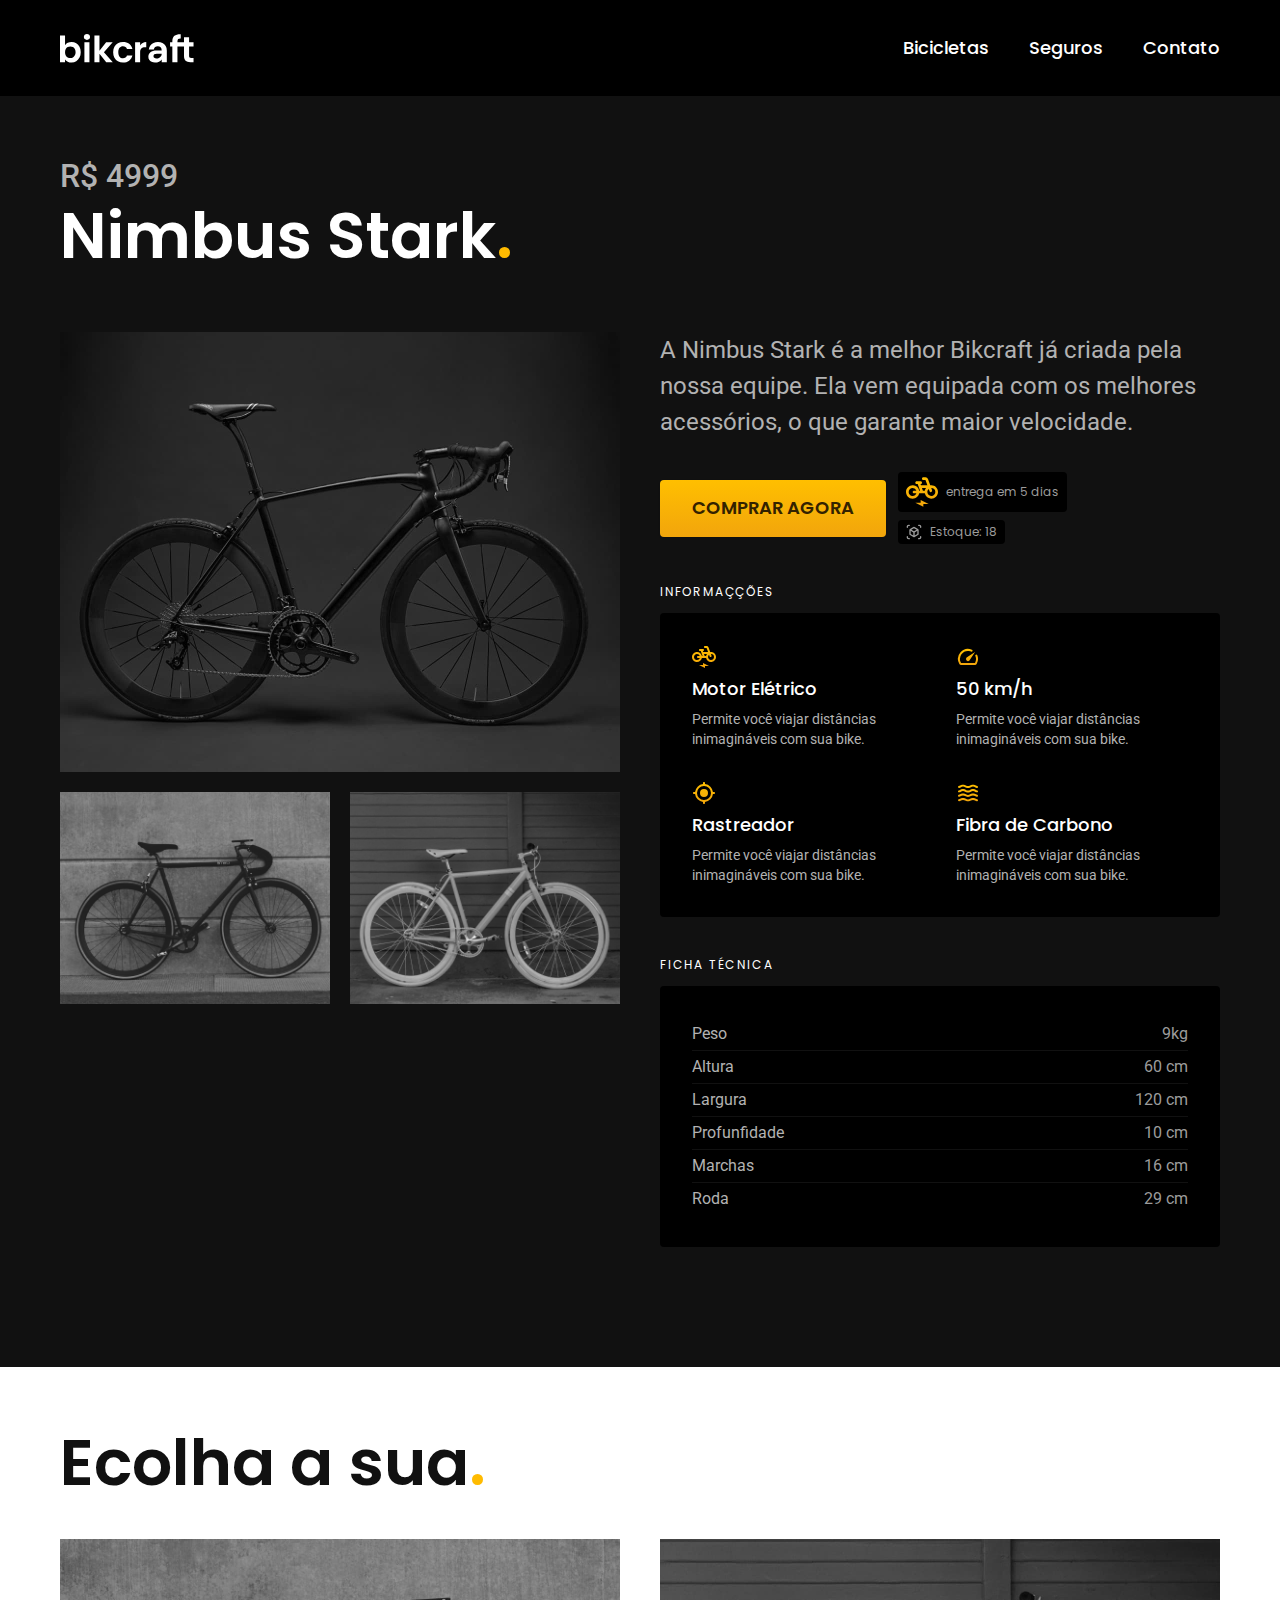
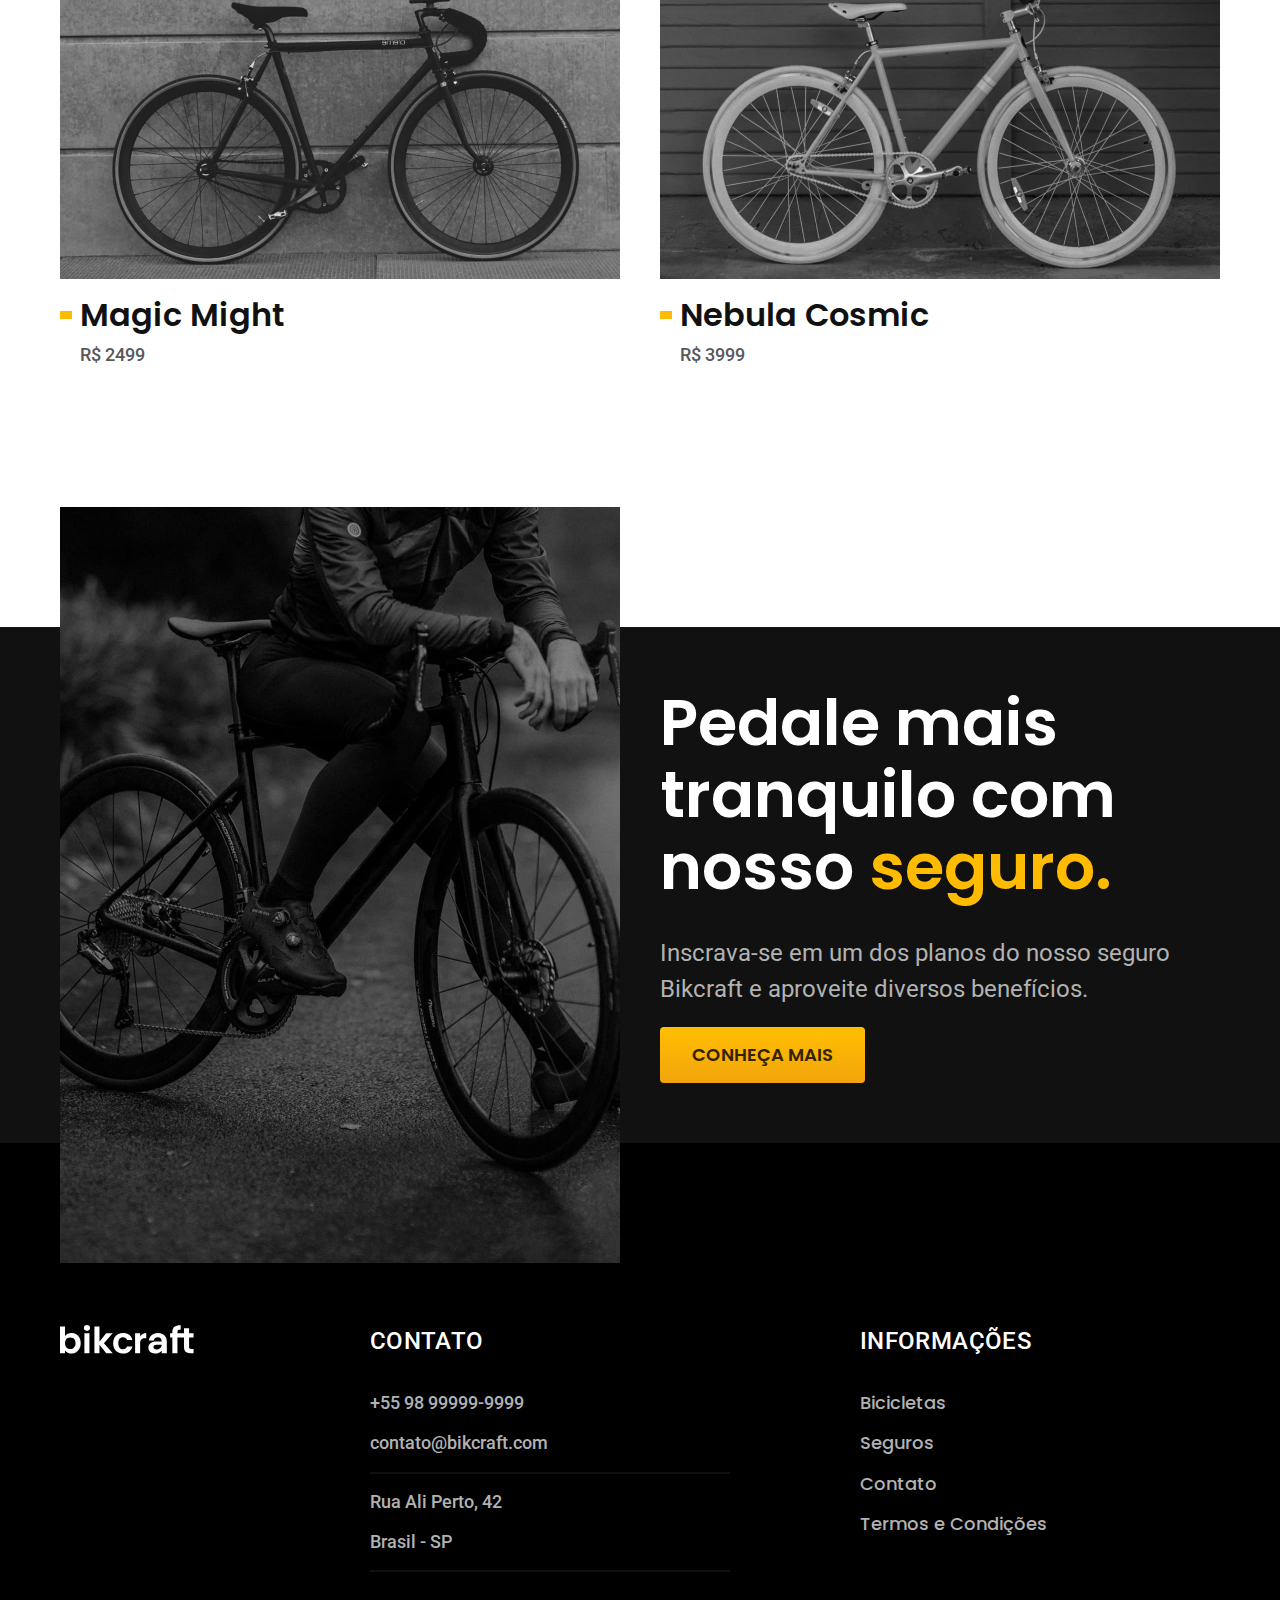
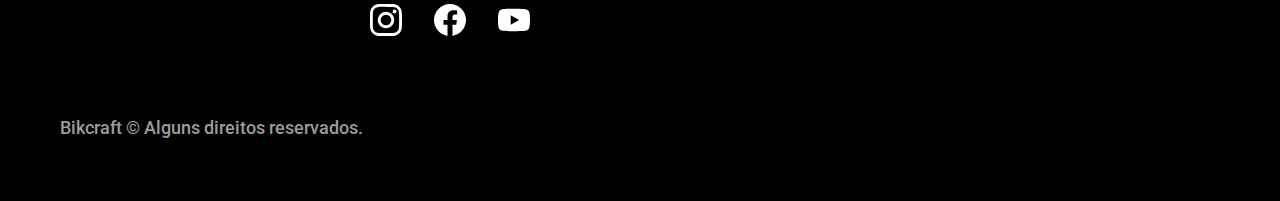
<file: bicicletas/nimbus.html>
<!DOCTYPE html>
<html lang="pt-br">

<head>
    <meta charset="UTF-8">
    <meta name="viewport" content="width=device-width, initial-scale=1.0">
    <meta name="description" content="Nimbus">
    <title>Nimbus - Bikcraft</title>
    <!-- CSS -->
    <link rel="stylesheet" href="../css/style.css">
    <!-- Fontes -->
    <link rel="preconnect" href="https://fonts.googleapis.com">
    <link rel="preconnect" href="https://fonts.gstatic.com" crossorigin>
    <link href="https://fonts.googleapis.com/css2?family=Merriweather:ital,wght@0,400;1,900&family=Poppins:wght@400;600&family=Roboto:wght@400;500&display=swap" rel="stylesheet">
</head>

<body id="bicicleta">
    <header class="header-bg">
        <div class="header container">
            <a href="../">
                <img src="../img/bikcraft.svg" alt="Bikcraft">
            </a>

            <nav aria-label="primaria">
                <ul class="header-menu font-1-m cor-0">
                    <li><a href="../bicicletas.html">Bicicletas</a></li>
                    <li><a href="../seguros.html">Seguros</a></li>
                    <li><a href="../contato.html">Contato</a></li>
                </ul>
            </nav>
        </div>
    </header>

    <main class="titulo-bg">
        <div>
            <div class="titulo container">
                <p class="font-2-xl cor-5">R$ 4999</p>
                <h1 class="font-1-xxl cor-0">Nimbus Stark<span class="cor-p1">.</span></h1>
            </div>
        </div>
        <div class="bicicleta container">
            <div class="bicicleta-img">
                <img src="../img/bicicleta/nimbus1.jpg" alt="">
                <img src="../img/bicicleta/nimbus2.jpg" alt="">
                <img src="../img/bicicleta/nimbus3.jpg" alt="">
            </div>
            <div class="bicicleta-conteudo">
                <p class="font-2-l cor-5">
                    A Nimbus Stark é a melhor Bikcraft já criada pela nossa equipe. Ela vem equipada com os melhores acessórios, o que garante maior velocidade.
                </p>
                <div class="bicicleta-comprar">
                    <a class="botao" href="../orcamento.html?tipo=bikcraft&produto=nimbus">Comprar Agora</a>
                    <span class="font-1-xs cor-6"><img src="../img/icones/eletrica.svg" alt="">entrega em 5 dias</span>
                    <span class="font-1-xs cor-6"><img src="../img/icones/estoque.svg" alt="">Estoque: 18</span>
                </div>

                <h2 class="font-1-xs cor-0">Informaçções</h2>
                <ul class="bicicleta-informacoes">
                    <li>
                        <img src="../img/icones/eletrica.svg" alt="">
                        <h3 class="font-1-m cor-0">Motor Elétrico</h3>
                        <p class="font-2-xs cor-5">Permite você viajar distâncias inimagináveis com sua bike.</p>
                    </li>
                    <li>
                        <img src="../img/icones/velocidade.svg" alt="">
                        <h3 class="font-1-m cor-0">50 km/h</h3>
                        <p class="font-2-xs cor-5">Permite você viajar distâncias inimagináveis com sua bike.</p>
                    </li>
                    <li>
                        <img src="../img/icones/rastreador.svg" alt="">
                        <h3 class="font-1-m cor-0">Rastreador</h3>
                        <p class="font-2-xs cor-5">Permite você viajar distâncias inimagináveis com sua bike.</p>
                    </li>
                    <li>
                        <img src="../img/icones/carbono.svg" alt="">
                        <h3 class="font-1-m cor-0">Fibra de Carbono</h3>
                        <p class="font-2-xs cor-5">Permite você viajar distâncias inimagináveis com sua bike.</p>
                    </li>
                </ul>
                <h2 class="font-1-xs cor-0">Ficha Técnica</h2>
                <ul class="bicicleta-ficha font-2-s cor-5">
                    <li>Peso <span>9kg</span></li>
                    <li>Altura <span>60 cm</span></li>
                    <li>Largura <span>120 cm</span></li>
                    <li>Profunfidade <span>10 cm</span></li>
                    <li>Marchas <span>16 cm</span></li>
                    <li>Roda <span>29 cm</span></li>
                </ul>
            </div>
        </div>
    </main>

    <article class="bicicletas-lista container">
        <h2 class="font-1-xxl">Ecolha a sua<span class="cor-p1">.</span></h1>
            <ul>
                <li>
                    <a href="./magic.html">
                        <img src="../img/bicicletas/magic.jpg" alt="Bicicleta preta">
                        <h3 class="font-1-xl">Magic Might</h3>
                        <span class="font-2-m cor-8">R$ 2499</span>
                    </a>
                </li>
                <li>
                    <a href="./nebula.html">
                        <img src="../img/bicicletas/nebula.jpg" alt="Bicicleta preta">
                        <h3 class="font-1-xl">Nebula Cosmic</h3>
                        <span class="font-2-m cor-8">R$ 3999</span>
                    </a>
                </li>
            </ul>
    </article>

    <article class="seguro-bg">
        <div class="seguro container">
            <div class="seguro-img">
                <img src="../img/fotos/seguros.jpg" alt="Pessoa parada em cima de uma bicicleta">
            </div>

            <div class="seguro-conteudo">
                <h2 class="font-1-xxl cor-0">Pedale mais tranquilo com nosso <span class="cor-p1">seguro.</span></h2>
                <p class="font-2-l cor-5">Inscrava-se em um dos planos do nosso seguro Bikcraft e aproveite diversos benefícios.</p>
                <a href="../seguros.html" class="botao">Conheça Mais</a>
            </div>
        </div>
    </article>

    <footer class="footer-bg">
        <div class="footer container">
            <img src="../img/bikcraft.svg" alt="Bikcraft">
            <div class="footer-contato">
                <h3 class="font-2-l-b cor-0">Contato</h3>
                <ul class="cor-5 font-2-m">
                    <li><a href="tel:+5598999999999">+55 98 99999-9999</a></li>
                    <li><a href="mailto:contato@bikcraft.com">contato@bikcraft.com</a></li>
                    <li>Rua Ali Perto, 42</li>
                    <li>Brasil - SP</li>
                </ul>

                <div class="footer-redes">
                    <a href="../">
                        <img src="../img/redes/instagram.svg" alt="Instagram">
                    </a>
                    <a href="../">
                        <img src="../img/redes/facebook.svg" alt="facebook">
                    </a>
                    <a href="../">
                        <img src="../img/redes/youtube.svg" alt="youtube">
                    </a>
                </div>
            </div>
            <div class="footer-informacoes">
                <h3 class="font-2-l-b cor-0">Informações</h3>
                <nav>
                    <ul class="font-1-m cor-5">
                        <li><a href="../bicicletas.html">Bicicletas</a></li>
                        <li><a href="../seguros.html">Seguros</a></li>
                        <li><a href="../contato.html">Contato</a></li>
                        <li><a href="../termos">Termos e Condições</a></li>
                    </ul>
                </nav>
            </div>


            <p class="footer-copy font-2-m cor-6">Bikcraft © Alguns direitos reservados.</p>
        </div>
    </footer>
    <script src="../js/script.js"></script>
</body>

</html>
</file>
<file: css/style.css>
@import "./global/header.css";
@import "./global/global.css";
@import "./global/footer.css";
/* Utilidades */
@import "./utilidades/componentes.css";
@import "./utilidades/tipografia.css";
@import "./utilidades/cores.css";
@import "./utilidades/formulario.css";

/* Home */
@import "./home/introducao.css";
@import "./home/tecnologia.css";
@import "./home/parceiros.css";
@import "./home/depoimento.css";

/* Bicicleta */
@import "./bicicleta/bicicleta.css";
@import "./bicicleta/seguro.css";

/* Bicicletas */
@import "./bicicletas/bicicletas-lista.css";
@import "./bicicletas/bicicletas.css";

/* Seguros */
@import "./seguros/seguros.css";
@import "./seguros/vantagens.css";
@import "./seguros/perguntas.css";

/* Contato */
@import "./contato/contato.css";
@import "./contato/lojas.css";

/* Orçamento */
@import "./orcamento/orcamento.css";

/* Termos */
@import "./termos/termos.css";
</file>
